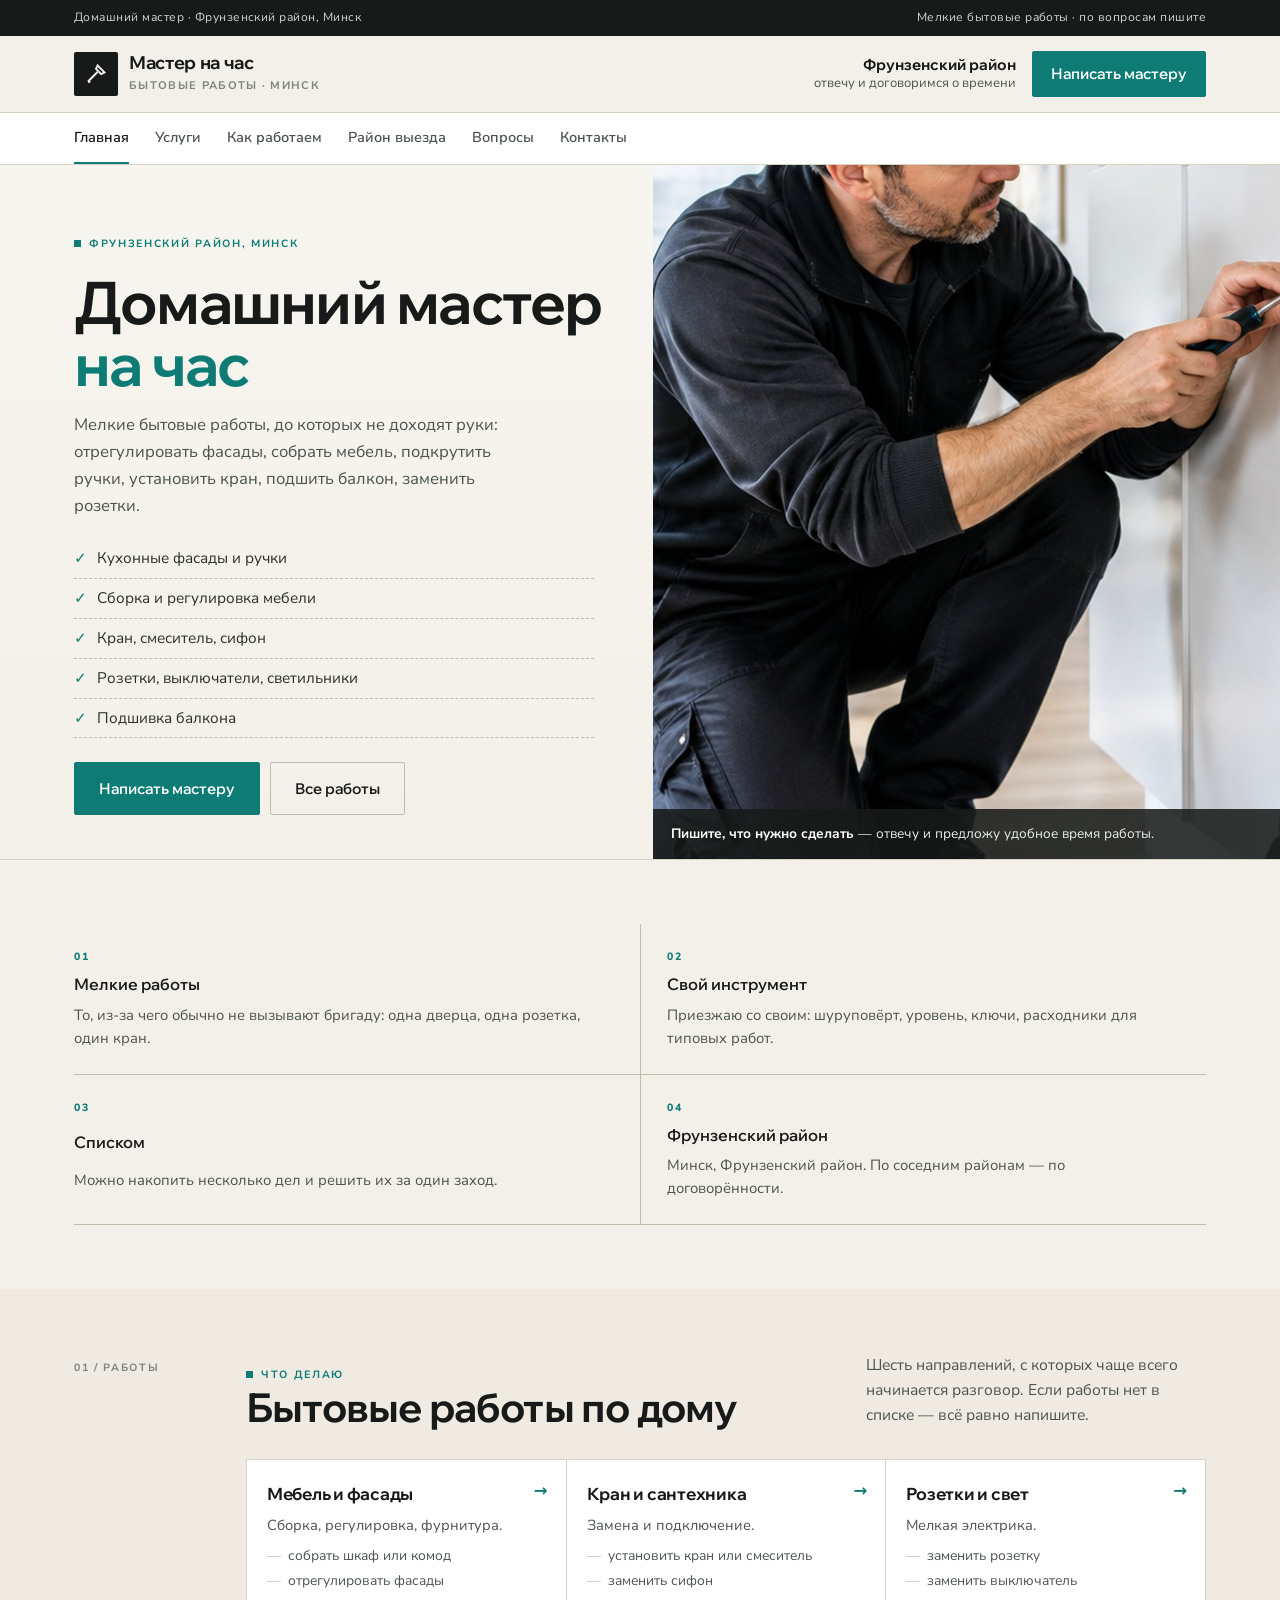
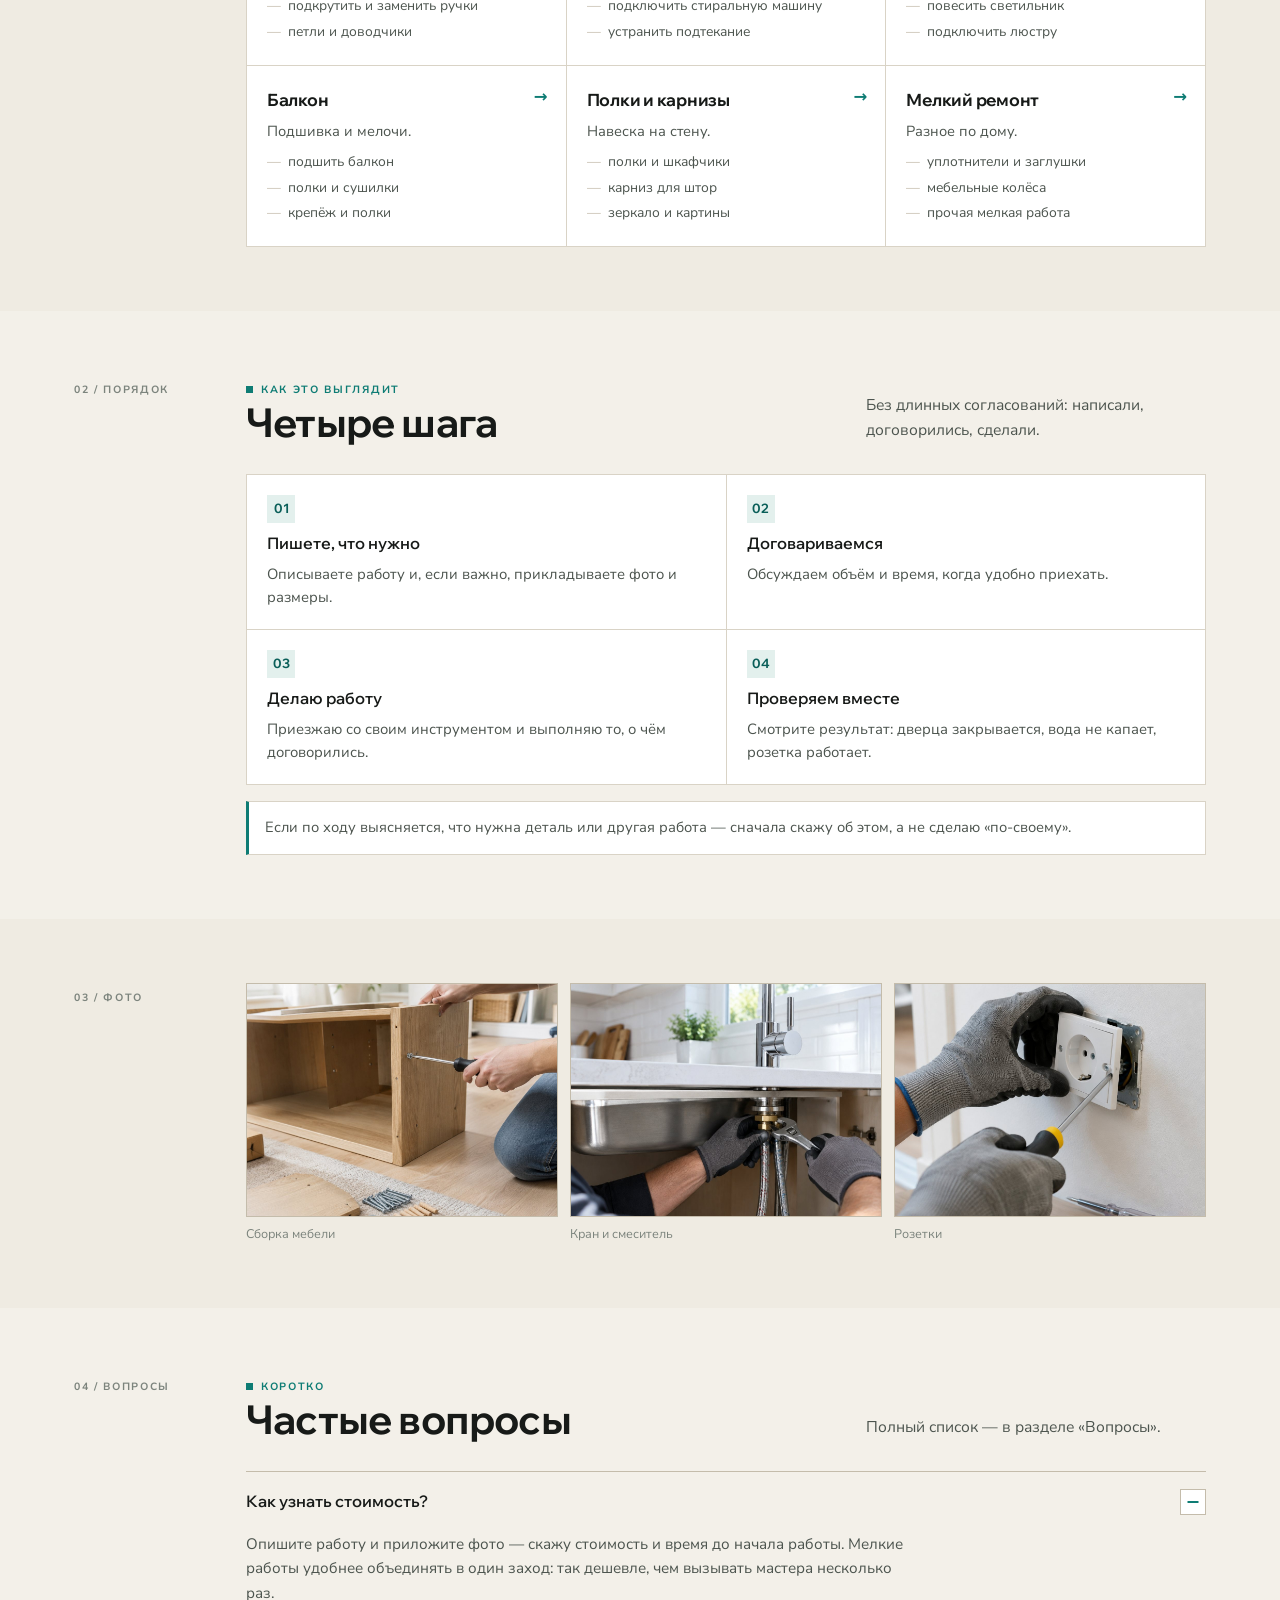
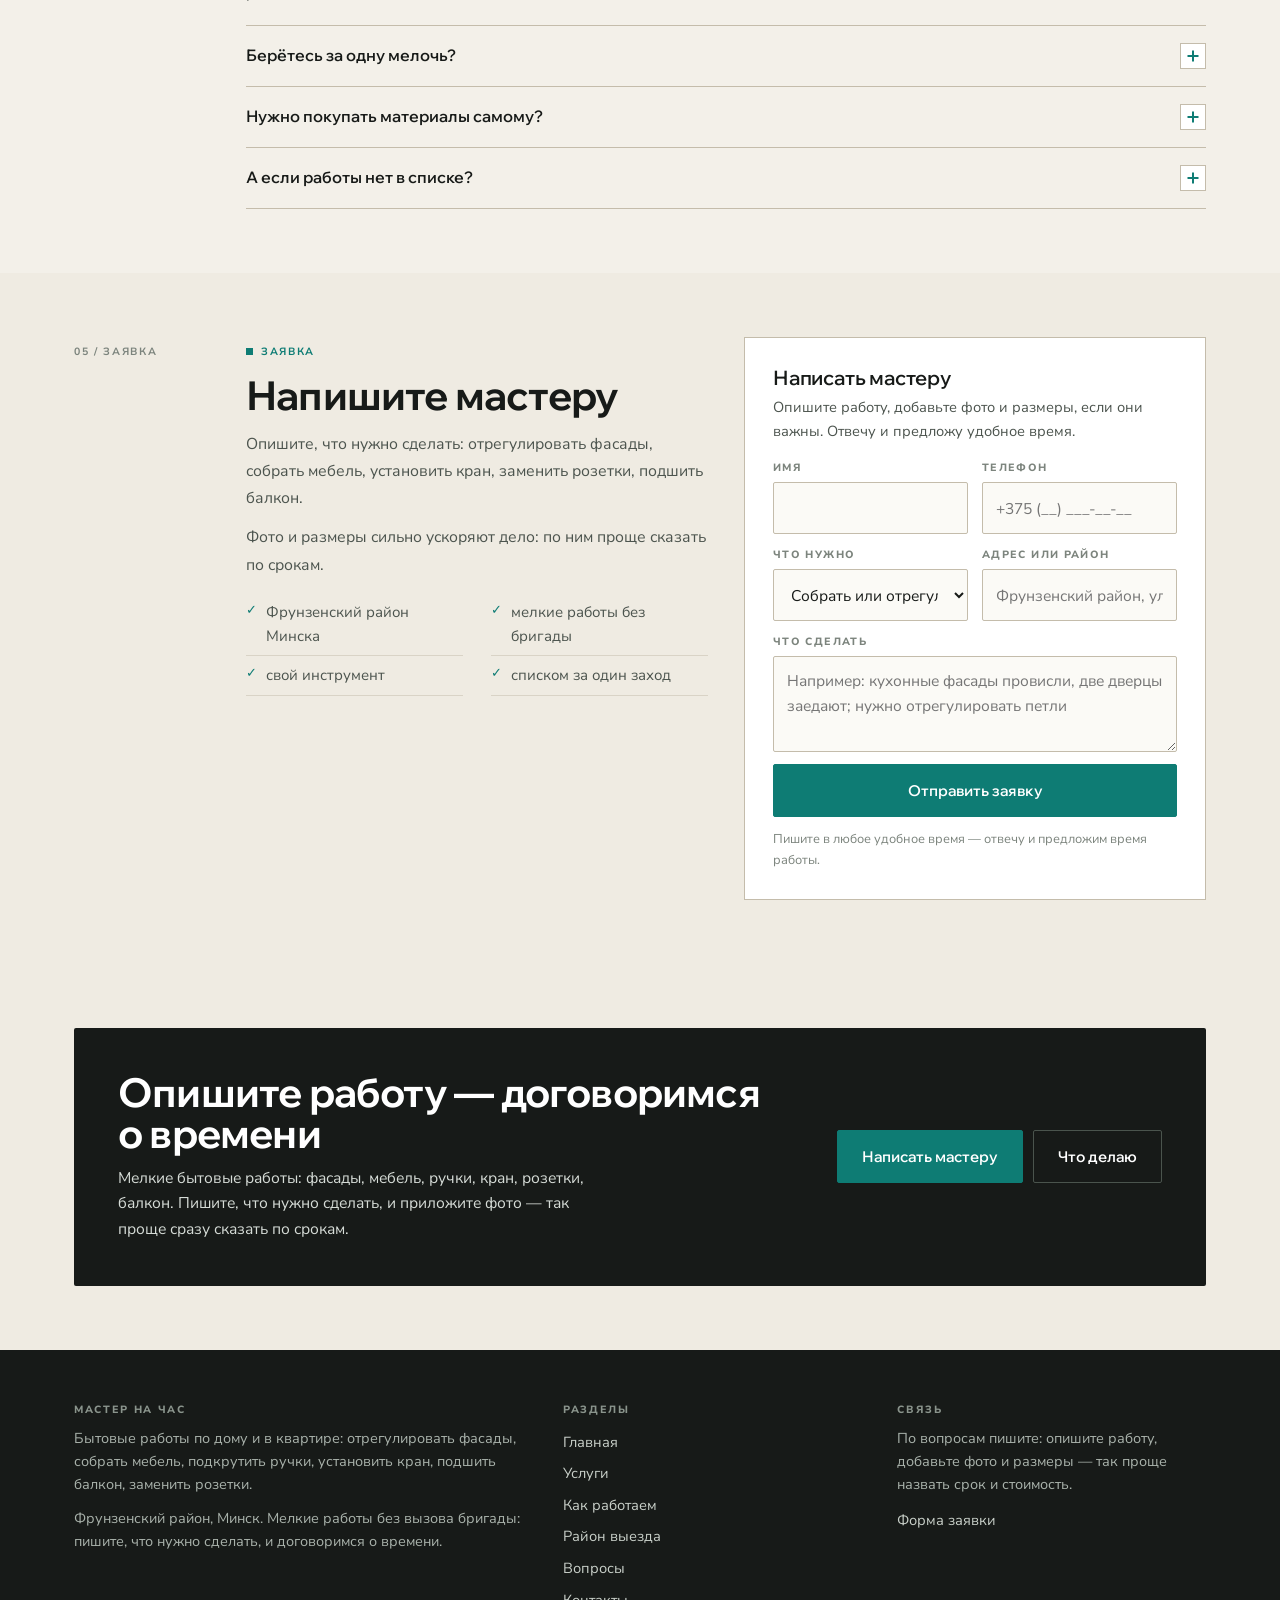
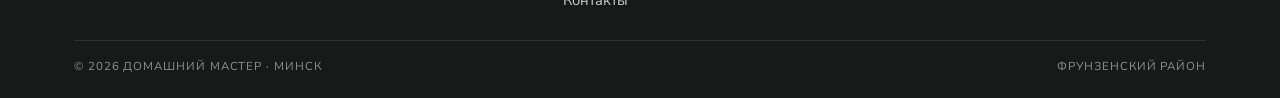
<file: index.html>
<!DOCTYPE html>
<html lang="ru">
<head>
<meta charset="utf-8">
<meta name="viewport" content="width=device-width, initial-scale=1">
<title>Домашний мастер на час — Фрунзенский район, Минск</title>
<meta name="description" content="Домашний мастер в Минске, Фрунзенский район: собрать мебель, отрегулировать фасады, подкрутить ручки, установить кран, заменить розетки, подшить балкон. Мелкие бытовые работы, пишите — договоримся о времени.">
<meta property="og:title" content="Домашний мастер на час — Фрунзенский район, Минск">
<meta property="og:description" content="Домашний мастер в Минске, Фрунзенский район: собрать мебель, отрегулировать фасады, подкрутить ручки, установить кран, заменить розетки, подшить балкон. Мелкие бытовые работы, пишите — договоримся о времени.">
<meta property="og:image" content="assets/img/hero.jpg">
<meta property="og:type" content="website">
<link rel="icon" href="assets/img/favicon.svg" type="image/svg+xml">
<link rel="preconnect" href="https://fonts.googleapis.com">
<link rel="preconnect" href="https://fonts.gstatic.com" crossorigin>
<link href="https://fonts.googleapis.com/css2?family=Wix+Madefor+Display:wght@600;700;800&family=Nunito+Sans:wght@400;600;700&display=swap" rel="stylesheet">
<link rel="stylesheet" href="assets/css/site.css">
</head>
<body>

<div class="top"><div class="wrap top__in">
<span>Домашний мастер · Фрунзенский район, Минск</span>
<span>Мелкие бытовые работы · по вопросам пишите</span>
</div></div>

<header class="hdr"><div class="wrap hdr__in">
<a class="logo" href="index.html"><i><svg viewBox="0 0 24 24" width="24" height="24" fill="none" stroke="#F3F0E9" stroke-width="1.9"><path d="M4 19.5L13.5 10"/><path d="M13.6 3.5l6.9 6.9-3.4 1.6-5.1-5.1z"/><path d="M4 20l2.4-.4"/></svg></i><span><b>Мастер на час</b><span class="sub">бытовые работы · Минск</span></span></a>
<span class="hdr__sp"></span>
<span class="hdr__meta"><b>Фрунзенский район</b>отвечу и договоримся о времени</span>
<a class="btn" href="index.html#zayavka">Написать мастеру</a>
<button class="burger" id="burger" aria-label="Меню" aria-expanded="false" aria-controls="drawer"><span></span><span></span><span></span></button>
</div></header>

<nav class="nav" aria-label="Разделы"><div class="wrap nav__in"><a href="index.html" aria-current="page">Главная</a><a href="uslugi.html">Услуги</a><a href="kak-rabotaem.html">Как работаем</a><a href="rajony.html">Район выезда</a><a href="faq.html">Вопросы</a><a href="kontakty.html">Контакты</a></div></nav>
<main>
<section class="hero"><div class="hero__grid">
<div class="hero__txt">
<span class="kick">Фрунзенский район, Минск</span>
<h1>Домашний мастер <em>на час</em></h1>
<p class="hero__lead">Мелкие бытовые работы, до которых не доходят руки: отрегулировать фасады, собрать мебель, подкрутить ручки, установить кран, подшить балкон, заменить розетки.</p>
<div class="hero__list">
<div>Кухонные фасады и ручки</div>
<div>Сборка и регулировка мебели</div>
<div>Кран, смеситель, сифон</div>
<div>Розетки, выключатели, светильники</div>
<div>Подшивка балкона</div>
</div>
<div class="hero__cta"><a class="btn" href="#zayavka">Написать мастеру</a><a class="btn btn--line" href="uslugi.html">Все работы</a></div>
</div>
<div class="hero__img">
<img src="assets/img/hero.jpg" alt="Мастер регулирует кухонный фасад" fetchpriority="high">
<div class="hero__note"><b>Пишите, что нужно сделать</b> — отвечу и предложу удобное время работы.</div>
</div>
</div></section>

<section class="band"><div class="wrap"><div class="adv" style="border-top:0">
<div><i>01</i><b>Мелкие работы</b><p>То, из-за чего обычно не вызывают бригаду: одна дверца, одна розетка, один кран.</p></div>
<div><i>02</i><b>Свой инструмент</b><p>Приезжаю со своим: шуруповёрт, уровень, ключи, расходники для типовых работ.</p></div>
<div><i>03</i><b>Списком</b><p>Можно накопить несколько дел и решить их за один заход.</p></div>
<div><i>04</i><b>Фрунзенский район</b><p>Минск, Фрунзенский район. По соседним районам — по договорённости.</p></div>
</div></div></section>

<section class="band band--alt"><div class="wrap sect"><div class="sect__side"><span class="mono">01 / работы</span></div><div class="sect__main">
<div class="sect__head"><div><span class="kick">Что делаю</span><h2>Бытовые работы по дому</h2></div><p>Шесть направлений, с которых чаще всего начинается разговор. Если работы нет в списке — всё равно напишите.</p></div>
<div class="serv">
<a href="uslugi.html#mebel"><b>Мебель и фасады</b><p>Сборка, регулировка, фурнитура.</p><ul><li>собрать шкаф или комод</li><li>отрегулировать фасады</li><li>подкрутить и заменить ручки</li><li>петли и доводчики</li></ul></a>
<a href="uslugi.html#santeh"><b>Кран и сантехника</b><p>Замена и подключение.</p><ul><li>установить кран или смеситель</li><li>заменить сифон</li><li>подключить стиральную машину</li><li>устранить подтекание</li></ul></a>
<a href="uslugi.html#electro"><b>Розетки и свет</b><p>Мелкая электрика.</p><ul><li>заменить розетку</li><li>заменить выключатель</li><li>повесить светильник</li><li>подключить люстру</li></ul></a>
<a href="uslugi.html#balkon"><b>Балкон</b><p>Подшивка и мелочи.</p><ul><li>подшить балкон</li><li>полки и сушилки</li><li>крепёж и полки</li></ul></a>
<a href="uslugi.html#krep"><b>Полки и карнизы</b><p>Навеска на стену.</p><ul><li>полки и шкафчики</li><li>карниз для штор</li><li>зеркало и картины</li></ul></a>
<a href="uslugi.html#misc"><b>Мелкий ремонт</b><p>Разное по дому.</p><ul><li>уплотнители и заглушки</li><li>мебельные колёса</li><li>прочая мелкая работа</li></ul></a>
</div>
</div></div></section>

<section class="band"><div class="wrap sect"><div class="sect__side"><span class="mono">02 / порядок</span></div><div class="sect__main">
<div class="sect__head"><div><span class="kick">Как это выглядит</span><h2>Четыре шага</h2></div><p>Без длинных согласований: написали, договорились, сделали.</p></div>
<ol class="steps">
<li><span class="n">01</span><b>Пишете, что нужно</b><p>Описываете работу и, если важно, прикладываете фото и размеры.</p></li>
<li><span class="n">02</span><b>Договариваемся</b><p>Обсуждаем объём и время, когда удобно приехать.</p></li>
<li><span class="n">03</span><b>Делаю работу</b><p>Приезжаю со своим инструментом и выполняю то, о чём договорились.</p></li>
<li><span class="n">04</span><b>Проверяем вместе</b><p>Смотрите результат: дверца закрывается, вода не капает, розетка работает.</p></li>
</ol>
<div class="note">Если по ходу выясняется, что нужна деталь или другая работа — сначала скажу об этом, а не сделаю «по-своему».</div>
</div></div></section>

<section class="band band--alt"><div class="wrap sect"><div class="sect__side"><span class="mono">03 / фото</span></div><div class="sect__main">
<div class="strip">
<figure><img src="assets/img/furniture.jpg" alt="Сборка мебели" loading="lazy"><figcaption>Сборка мебели</figcaption></figure>
<figure><img src="assets/img/plumbing.jpg" alt="Установка крана" loading="lazy"><figcaption>Кран и смеситель</figcaption></figure>
<figure><img src="assets/img/sockets.jpg" alt="Замена розетки" loading="lazy"><figcaption>Розетки</figcaption></figure>
</div>
</div></div></section>

<section class="band"><div class="wrap sect"><div class="sect__side"><span class="mono">04 / вопросы</span></div><div class="sect__main">
<div class="sect__head"><div><span class="kick">Коротко</span><h2>Частые вопросы</h2></div><p>Полный список — в разделе «Вопросы».</p></div>
<div class="faq">
<div class="faq__i" data-open="true"><button class="faq__q" aria-expanded="true">Как узнать стоимость?<i></i></button><div class="faq__a" style="display:block">Опишите работу и приложите фото — скажу стоимость и время до начала работы. Мелкие работы удобнее объединять в один заход: так дешевле, чем вызывать мастера несколько раз.</div></div>
<div class="faq__i" data-open="false"><button class="faq__q" aria-expanded="false">Берётесь за одну мелочь?<i></i></button><div class="faq__a">Да, это и есть работа «мастера на час»: одна дверца, одна розетка, один кран. Смысл в том, чтобы не искать бригаду из-за мелочи.</div></div>
<div class="faq__i" data-open="false"><button class="faq__q" aria-expanded="false">Нужно покупать материалы самому?<i></i></button><div class="faq__a">Расходники для типовых работ есть с собой. Если нужна конкретная деталь — например, смеситель или розетка — скажу, что купить, чтобы работа не встала на середине.</div></div>
<div class="faq__i" data-open="false"><button class="faq__q" aria-expanded="false">А если работы нет в списке?<i></i></button><div class="faq__a">Напишите, что нужно сделать. Если это бытовая работа по дому — скорее всего, возьмусь; если нет, скажу прямо.</div></div>
</div>
</div></div></section>

<section class="band band--alt" id="zayavka"><div class="wrap sect"><div class="sect__side"><span class="mono">05 / заявка</span></div><div class="sect__main">
<div class="two" style="align-items:start">
<div class="prose"><span class="kick">Заявка</span><h2 style="margin:12px 0 14px">Напишите мастеру</h2>
<p>Опишите, что нужно сделать: отрегулировать фасады, собрать мебель, установить кран, заменить розетки, подшить балкон.</p>
<p>Фото и размеры сильно ускоряют дело: по ним проще сказать по срокам.</p>
<ul class="clean cols2" style="margin-top:14px"><li>Фрунзенский район Минска</li><li>мелкие работы без бригады</li><li>свой инструмент</li><li>списком за один заход</li></ul></div>
<div class="form">
<h3>Написать мастеру</h3>
<p style="color:var(--body);font-size:14.6px;margin:6px 0 16px">Опишите работу, добавьте фото и размеры, если они важны. Отвечу и предложу удобное время.</p>
<form data-form="Прошу помочь с бытовыми работами по дому." novalidate>
<div class="row">
<div class="fld"><label for="f-name">Имя</label><input id="f-name" name="name" type="text" autocomplete="name"></div>
<div class="fld"><label for="f-phone">Телефон</label><input id="f-phone" name="phone" type="tel" autocomplete="tel" placeholder="+375 (__) ___-__-__" required></div>
</div>
<div class="row">
<div class="fld"><label for="f-what">Что нужно</label>
<select id="f-what" name="what">
<option>Собрать или отрегулировать мебель</option>
<option>Отрегулировать фасады, подкрутить ручки</option>
<option>Установить кран или смеситель</option>
<option>Заменить розетки или выключатели</option>
<option>Подшить балкон</option>
<option>Повесить полки, карниз, зеркало</option>
<option>Другая мелкая работа</option>
</select></div>
<div class="fld"><label for="f-where">Адрес или район</label><input id="f-where" name="where" type="text" placeholder="Фрунзенский район, улица"></div>
</div>
<div class="fld"><label for="f-msg">Что сделать</label><textarea id="f-msg" name="message" placeholder="Например: кухонные фасады провисли, две дверцы заедают; нужно отрегулировать петли"></textarea></div>
<button class="btn" type="submit" style="width:100%">Отправить заявку</button>
<div class="formout" aria-live="polite"></div>
<div class="copybox" aria-live="polite"></div>
<p class="hint">Пишите в любое удобное время — отвечу и предложим время работы.</p>
</form>
</div>
</div>
</div></div></section>
<section class="band band--alt"><div class="wrap"><div class="cta">
<div><h2>Опишите работу — договоримся о времени</h2><p>Мелкие бытовые работы: фасады, мебель, ручки, кран, розетки, балкон. Пишите, что нужно сделать, и приложите фото — так проще сразу сказать по срокам.</p></div>
<div class="cta__act"><a class="btn" href="#zayavka">Написать мастеру</a><a class="btn btn--line" href="uslugi.html">Что делаю</a></div>
</div></div></section>

</main>

<footer class="foot"><div class="wrap">
<div class="foot__grid">
<div><h4>Мастер на час</h4>
<p>Бытовые работы по дому и в квартире: отрегулировать фасады, собрать мебель, подкрутить ручки, установить кран, подшить балкон, заменить розетки.</p>
<p style="margin-top:10px">Фрунзенский район, Минск. Мелкие работы без вызова бригады: пишите, что нужно сделать, и договоримся о времени.</p></div>
<div><h4>Разделы</h4><a href="index.html">Главная</a><a href="uslugi.html">Услуги</a><a href="kak-rabotaem.html">Как работаем</a><a href="rajony.html">Район выезда</a><a href="faq.html">Вопросы</a><a href="kontakty.html">Контакты</a></div>
<div><h4>Связь</h4>
<p>По вопросам пишите: опишите работу, добавьте фото и размеры — так проще назвать срок и стоимость.</p>
<a href="index.html#zayavka" style="margin-top:8px">Форма заявки</a></div>
</div>
<div class="foot__bot"><span>© <span data-year>2026</span> Домашний мастер · Минск</span><span>Фрунзенский район</span></div>
</div></footer>

<div class="fbar">
<a href="index.html#zayavka"><svg viewBox="0 0 24 24"><path d="M4 6h16v12H4z"/><path d="M4 7l8 6 8-6"/></svg>Написать</a>
<a href="#zayavka"><svg viewBox="0 0 24 24"><path d="M12 3c5 0 9 3.4 9 7.6 0 4.2-4 7.6-9 7.6-1 0-2-.1-2.9-.4L5 20l.8-3.2C4.1 15.3 3 13.1 3 10.6 3 6.4 7 3 12 3z"/></svg>Заявка</a>
</div>

<div class="drawer" id="drawer" data-open="false" aria-hidden="true"><div class="drawer__inner">
<div class="drawer__top"><span class="mono">Меню</span><button class="drawer__close" id="drawerClose" aria-label="Закрыть меню"></button></div>
<a class="dl" href="index.html">Главная</a><a class="dl" href="uslugi.html">Услуги</a><a class="dl" href="kak-rabotaem.html">Как работаем</a><a class="dl" href="rajony.html">Район выезда</a><a class="dl" href="faq.html">Вопросы</a><a class="dl" href="kontakty.html">Контакты</a>
<a class="btn" href="index.html#zayavka" style="margin-top:18px">Написать мастеру</a>
</div></div>

<script src="assets/js/main.js" defer></script>
</body></html>
</file>
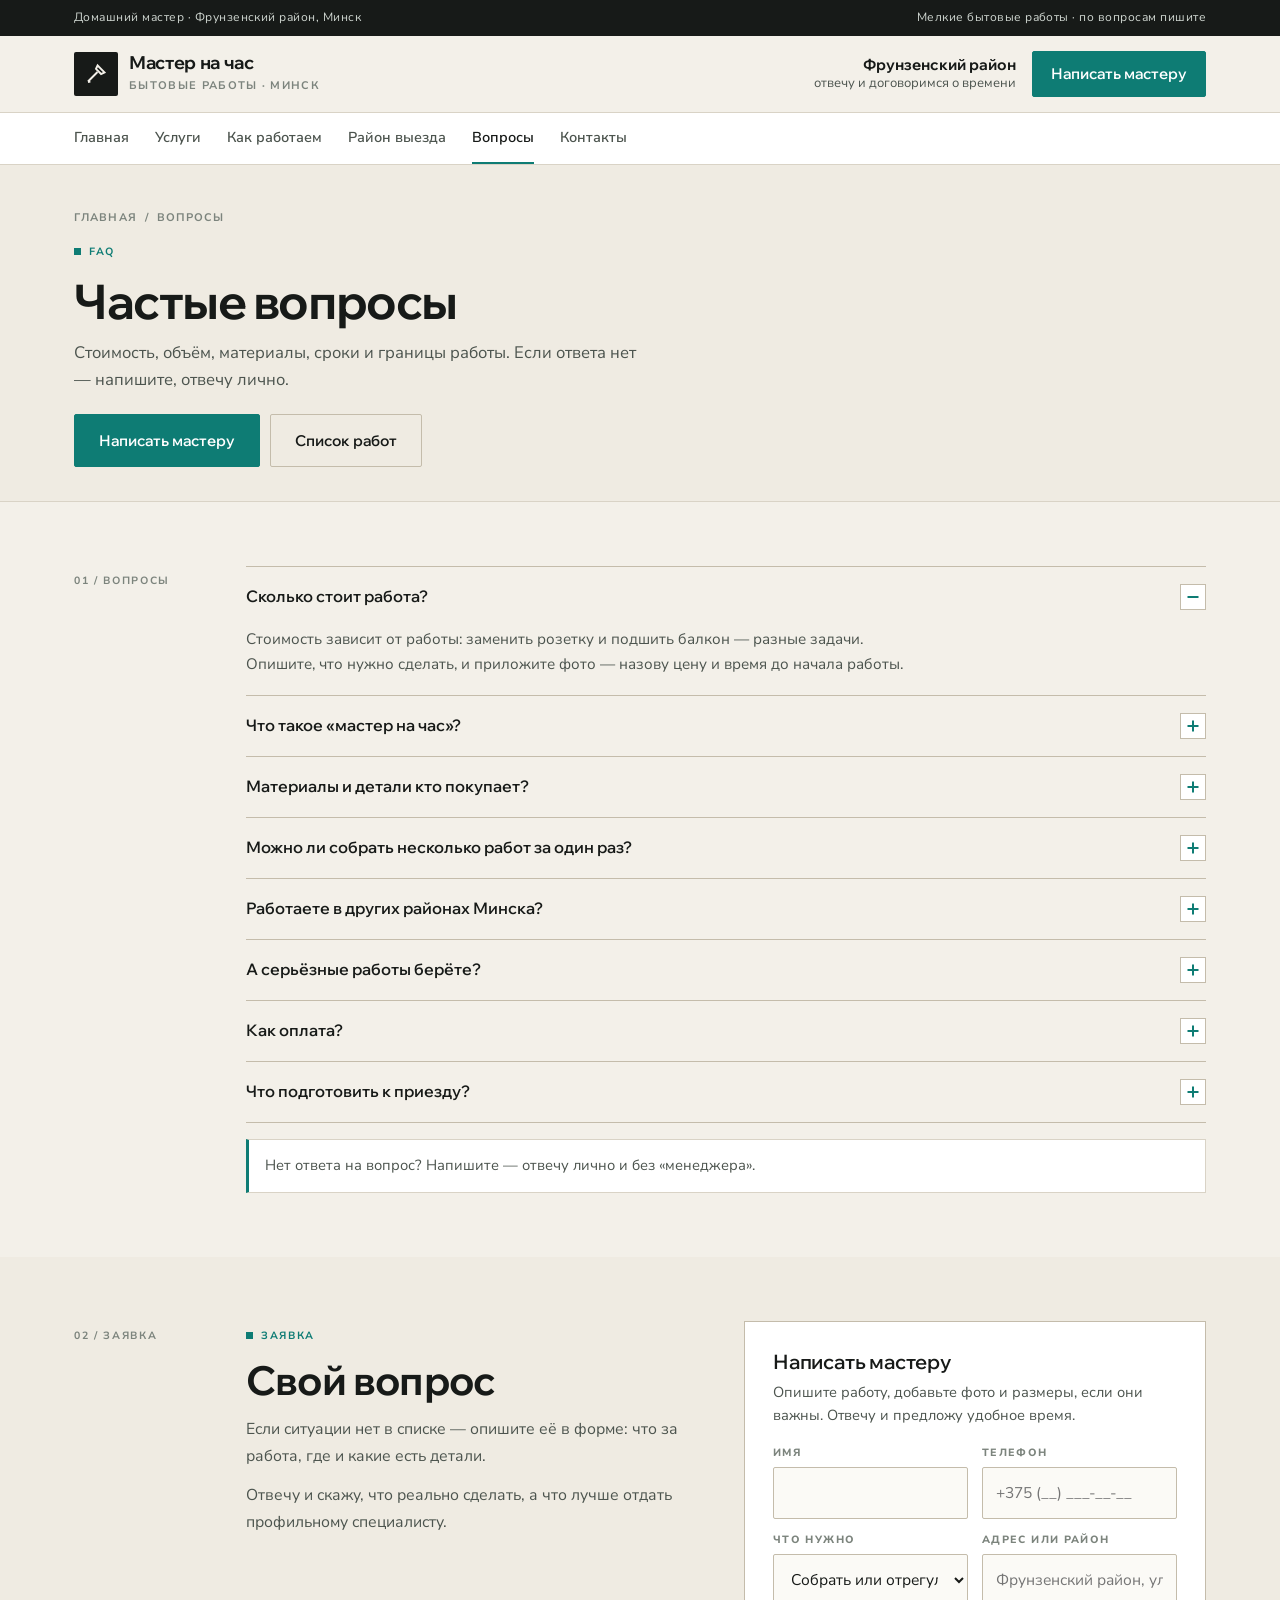
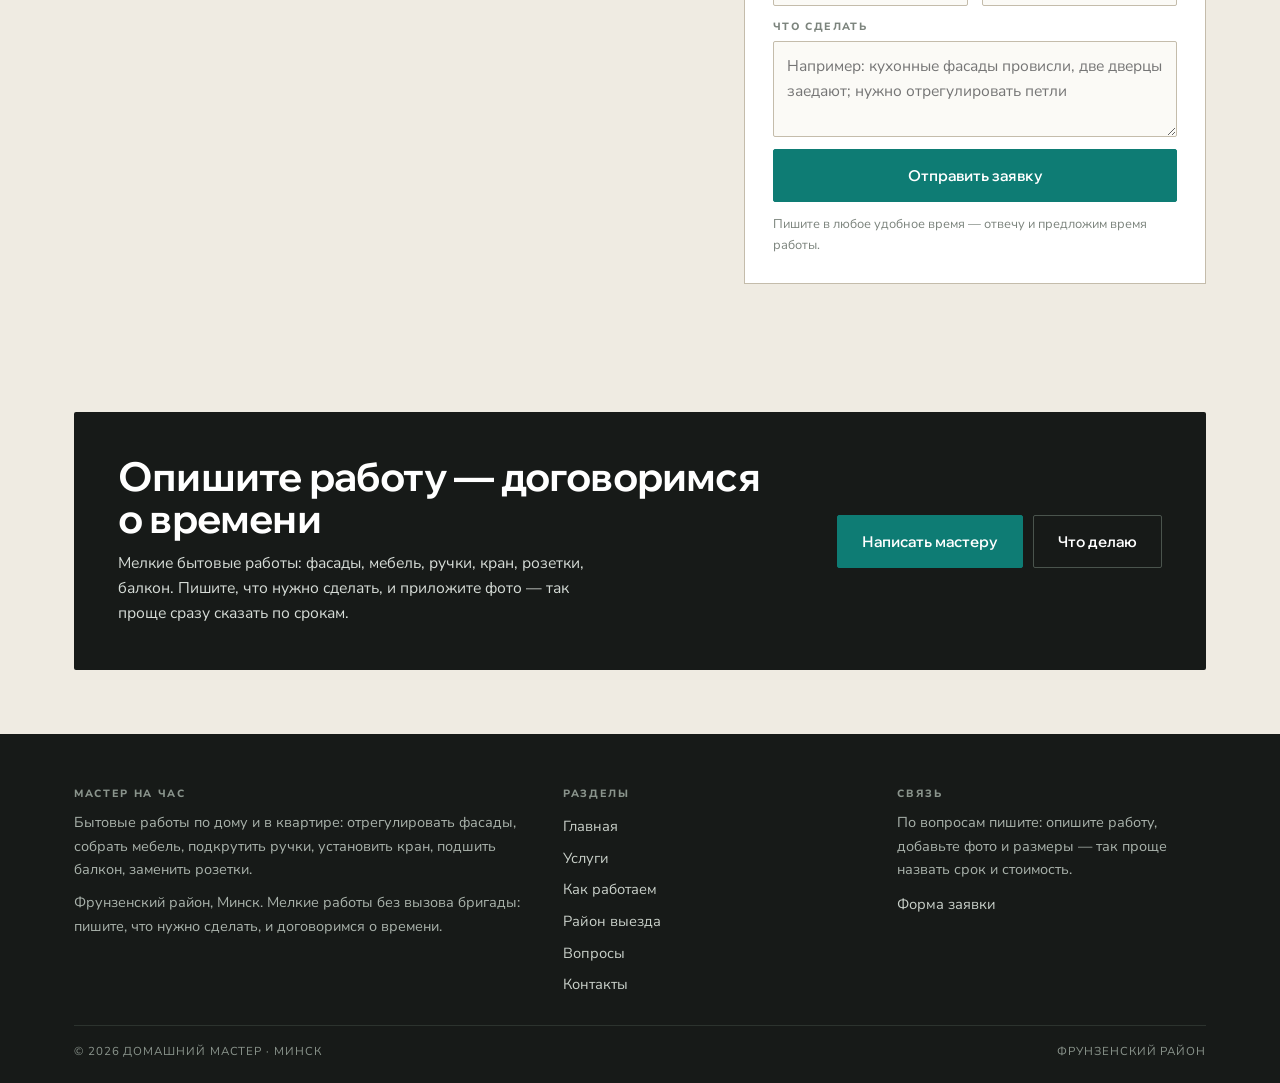
<file: faq.html>
<!DOCTYPE html>
<html lang="ru">
<head>
<meta charset="utf-8">
<meta name="viewport" content="width=device-width, initial-scale=1">
<title>Вопросы и ответы — домашний мастер в Минске</title>
<meta name="description" content="Частые вопросы о работе домашнего мастера в Минске: стоимость, материалы, объём работ, районы выезда, оплата. Фрунзенский район.">
<meta property="og:title" content="Вопросы и ответы — домашний мастер в Минске">
<meta property="og:description" content="Частые вопросы о работе домашнего мастера в Минске: стоимость, материалы, объём работ, районы выезда, оплата. Фрунзенский район.">
<meta property="og:image" content="assets/img/hero.jpg">
<meta property="og:type" content="website">
<link rel="icon" href="assets/img/favicon.svg" type="image/svg+xml">
<link rel="preconnect" href="https://fonts.googleapis.com">
<link rel="preconnect" href="https://fonts.gstatic.com" crossorigin>
<link href="https://fonts.googleapis.com/css2?family=Wix+Madefor+Display:wght@600;700;800&family=Nunito+Sans:wght@400;600;700&display=swap" rel="stylesheet">
<link rel="stylesheet" href="assets/css/site.css">
</head>
<body>

<div class="top"><div class="wrap top__in">
<span>Домашний мастер · Фрунзенский район, Минск</span>
<span>Мелкие бытовые работы · по вопросам пишите</span>
</div></div>

<header class="hdr"><div class="wrap hdr__in">
<a class="logo" href="index.html"><i><svg viewBox="0 0 24 24" width="24" height="24" fill="none" stroke="#F3F0E9" stroke-width="1.9"><path d="M4 19.5L13.5 10"/><path d="M13.6 3.5l6.9 6.9-3.4 1.6-5.1-5.1z"/><path d="M4 20l2.4-.4"/></svg></i><span><b>Мастер на час</b><span class="sub">бытовые работы · Минск</span></span></a>
<span class="hdr__sp"></span>
<span class="hdr__meta"><b>Фрунзенский район</b>отвечу и договоримся о времени</span>
<a class="btn" href="index.html#zayavka">Написать мастеру</a>
<button class="burger" id="burger" aria-label="Меню" aria-expanded="false" aria-controls="drawer"><span></span><span></span><span></span></button>
</div></header>

<nav class="nav" aria-label="Разделы"><div class="wrap nav__in"><a href="index.html">Главная</a><a href="uslugi.html">Услуги</a><a href="kak-rabotaem.html">Как работаем</a><a href="rajony.html">Район выезда</a><a href="faq.html" aria-current="page">Вопросы</a><a href="kontakty.html">Контакты</a></div></nav>
<main>
<section class="phead"><div class="wrap">
<div class="crumbs"><a href="index.html">Главная</a><span>/</span><span>Вопросы</span></div>
<span class="kick">FAQ</span>
<h1>Частые вопросы</h1>
<p class="phead__lead">Стоимость, объём, материалы, сроки и границы работы. Если ответа нет — напишите, отвечу лично.</p>
<div class="phead__cta"><a class="btn" href="#zayavka">Написать мастеру</a><a class="btn btn--line" href="uslugi.html">Список работ</a></div>
</div></section>

<section class="band"><div class="wrap sect"><div class="sect__side"><span class="mono">01 / вопросы</span></div><div class="sect__main">
<div class="faq">
<div class="faq__i" data-open="true"><button class="faq__q" aria-expanded="true">Сколько стоит работа?<i></i></button><div class="faq__a" style="display:block">Стоимость зависит от работы: заменить розетку и подшить балкон — разные задачи. Опишите, что нужно сделать, и приложите фото — назову цену и время до начала работы.</div></div>
<div class="faq__i" data-open="false"><button class="faq__q" aria-expanded="false">Что такое «мастер на час»?<i></i></button><div class="faq__a">Это формат для мелких работ, из-за которых не вызывают бригаду: одна дверца, одна розетка, один кран. Часто удобно собрать список дел и сделать всё за один приезд.</div></div>
<div class="faq__i" data-open="false"><button class="faq__q" aria-expanded="false">Материалы и детали кто покупает?<i></i></button><div class="faq__a">Расходники для типовых работ привожу с собой. Если нужна конкретная деталь — смеситель, сифон, розетка, петли — скажу заранее, что купить, чтобы работа не остановилась на середине.</div></div>
<div class="faq__i" data-open="false"><button class="faq__q" aria-expanded="false">Можно ли собрать несколько работ за один раз?<i></i></button><div class="faq__a">Да, и так обычно выгоднее: один выезд вместо нескольких. Перечислите работы списком — посмотрим, сколько времени нужно.</div></div>
<div class="faq__i" data-open="false"><button class="faq__q" aria-expanded="false">Работаете в других районах Минска?<i></i></button><div class="faq__a">Основная зона — Фрунзенский район. По соседним районам — по договорённости, зависит от времени и объёма.</div></div>
<div class="faq__i" data-open="false"><button class="faq__q" aria-expanded="false">А серьёзные работы берёте?<i></i></button><div class="faq__a">Если задача требует допуска или специального оборудования (газовые работы, серьёзная электрика, перепланировка) — скажу прямо, что это не ко мне, и не буду делать «на авось».</div></div>
<div class="faq__i" data-open="false"><button class="faq__q" aria-expanded="false">Как оплата?<i></i></button><div class="faq__a">Оплата по факту выполненной работы, сумма обсуждается до начала. Никаких «доплат по обстоятельствам» без согласования.</div></div>
<div class="faq__i" data-open="false"><button class="faq__q" aria-expanded="false">Что подготовить к приезду?<i></i></button><div class="faq__a">Освободить доступ к месту работы и, если есть, приготовить детали и крепёж. Остальное — инструмент и расходники — с собой.</div></div>
</div>
<div class="note">Нет ответа на вопрос? Напишите — отвечу лично и без «менеджера».</div>
</div></div></section>

<section class="band band--alt" id="zayavka"><div class="wrap sect"><div class="sect__side"><span class="mono">02 / заявка</span></div><div class="sect__main">
<div class="two" style="align-items:start">
<div class="prose"><span class="kick">Заявка</span><h2 style="margin:12px 0 14px">Свой вопрос</h2>
<p>Если ситуации нет в списке — опишите её в форме: что за работа, где и какие есть детали.</p>
<p>Отвечу и скажу, что реально сделать, а что лучше отдать профильному специалисту.</p></div>
<div class="form">
<h3>Написать мастеру</h3>
<p style="color:var(--body);font-size:14.6px;margin:6px 0 16px">Опишите работу, добавьте фото и размеры, если они важны. Отвечу и предложу удобное время.</p>
<form data-form="Прошу помочь с бытовыми работами по дому." novalidate>
<div class="row">
<div class="fld"><label for="f-name">Имя</label><input id="f-name" name="name" type="text" autocomplete="name"></div>
<div class="fld"><label for="f-phone">Телефон</label><input id="f-phone" name="phone" type="tel" autocomplete="tel" placeholder="+375 (__) ___-__-__" required></div>
</div>
<div class="row">
<div class="fld"><label for="f-what">Что нужно</label>
<select id="f-what" name="what">
<option>Собрать или отрегулировать мебель</option>
<option>Отрегулировать фасады, подкрутить ручки</option>
<option>Установить кран или смеситель</option>
<option>Заменить розетки или выключатели</option>
<option>Подшить балкон</option>
<option>Повесить полки, карниз, зеркало</option>
<option>Другая мелкая работа</option>
</select></div>
<div class="fld"><label for="f-where">Адрес или район</label><input id="f-where" name="where" type="text" placeholder="Фрунзенский район, улица"></div>
</div>
<div class="fld"><label for="f-msg">Что сделать</label><textarea id="f-msg" name="message" placeholder="Например: кухонные фасады провисли, две дверцы заедают; нужно отрегулировать петли"></textarea></div>
<button class="btn" type="submit" style="width:100%">Отправить заявку</button>
<div class="formout" aria-live="polite"></div>
<div class="copybox" aria-live="polite"></div>
<p class="hint">Пишите в любое удобное время — отвечу и предложим время работы.</p>
</form>
</div>
</div>
</div></div></section>
<section class="band band--alt"><div class="wrap"><div class="cta">
<div><h2>Опишите работу — договоримся о времени</h2><p>Мелкие бытовые работы: фасады, мебель, ручки, кран, розетки, балкон. Пишите, что нужно сделать, и приложите фото — так проще сразу сказать по срокам.</p></div>
<div class="cta__act"><a class="btn" href="#zayavka">Написать мастеру</a><a class="btn btn--line" href="uslugi.html">Что делаю</a></div>
</div></div></section>

</main>

<footer class="foot"><div class="wrap">
<div class="foot__grid">
<div><h4>Мастер на час</h4>
<p>Бытовые работы по дому и в квартире: отрегулировать фасады, собрать мебель, подкрутить ручки, установить кран, подшить балкон, заменить розетки.</p>
<p style="margin-top:10px">Фрунзенский район, Минск. Мелкие работы без вызова бригады: пишите, что нужно сделать, и договоримся о времени.</p></div>
<div><h4>Разделы</h4><a href="index.html">Главная</a><a href="uslugi.html">Услуги</a><a href="kak-rabotaem.html">Как работаем</a><a href="rajony.html">Район выезда</a><a href="faq.html">Вопросы</a><a href="kontakty.html">Контакты</a></div>
<div><h4>Связь</h4>
<p>По вопросам пишите: опишите работу, добавьте фото и размеры — так проще назвать срок и стоимость.</p>
<a href="index.html#zayavka" style="margin-top:8px">Форма заявки</a></div>
</div>
<div class="foot__bot"><span>© <span data-year>2026</span> Домашний мастер · Минск</span><span>Фрунзенский район</span></div>
</div></footer>

<div class="fbar">
<a href="index.html#zayavka"><svg viewBox="0 0 24 24"><path d="M4 6h16v12H4z"/><path d="M4 7l8 6 8-6"/></svg>Написать</a>
<a href="#zayavka"><svg viewBox="0 0 24 24"><path d="M12 3c5 0 9 3.4 9 7.6 0 4.2-4 7.6-9 7.6-1 0-2-.1-2.9-.4L5 20l.8-3.2C4.1 15.3 3 13.1 3 10.6 3 6.4 7 3 12 3z"/></svg>Заявка</a>
</div>

<div class="drawer" id="drawer" data-open="false" aria-hidden="true"><div class="drawer__inner">
<div class="drawer__top"><span class="mono">Меню</span><button class="drawer__close" id="drawerClose" aria-label="Закрыть меню"></button></div>
<a class="dl" href="index.html">Главная</a><a class="dl" href="uslugi.html">Услуги</a><a class="dl" href="kak-rabotaem.html">Как работаем</a><a class="dl" href="rajony.html">Район выезда</a><a class="dl" href="faq.html">Вопросы</a><a class="dl" href="kontakty.html">Контакты</a>
<a class="btn" href="index.html#zayavka" style="margin-top:18px">Написать мастеру</a>
</div></div>

<script src="assets/js/main.js" defer></script>
</body></html>
</file>
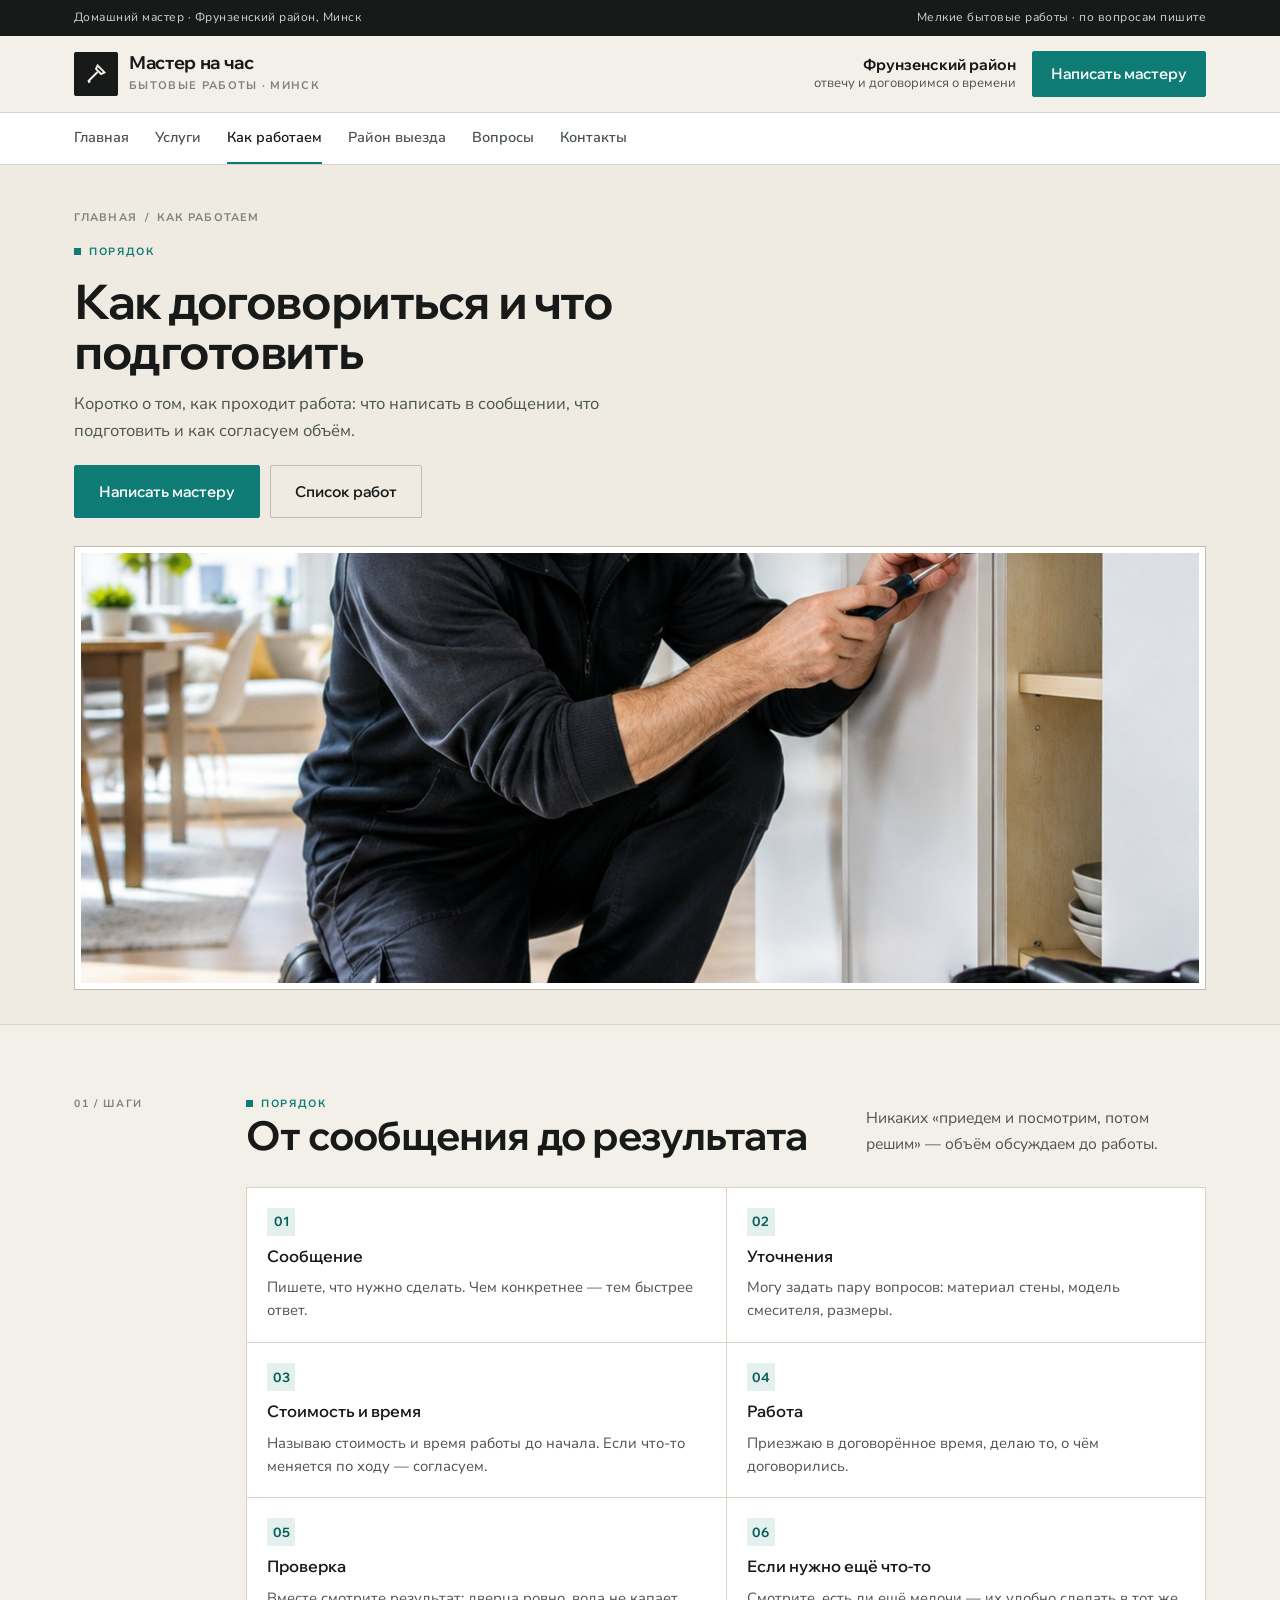
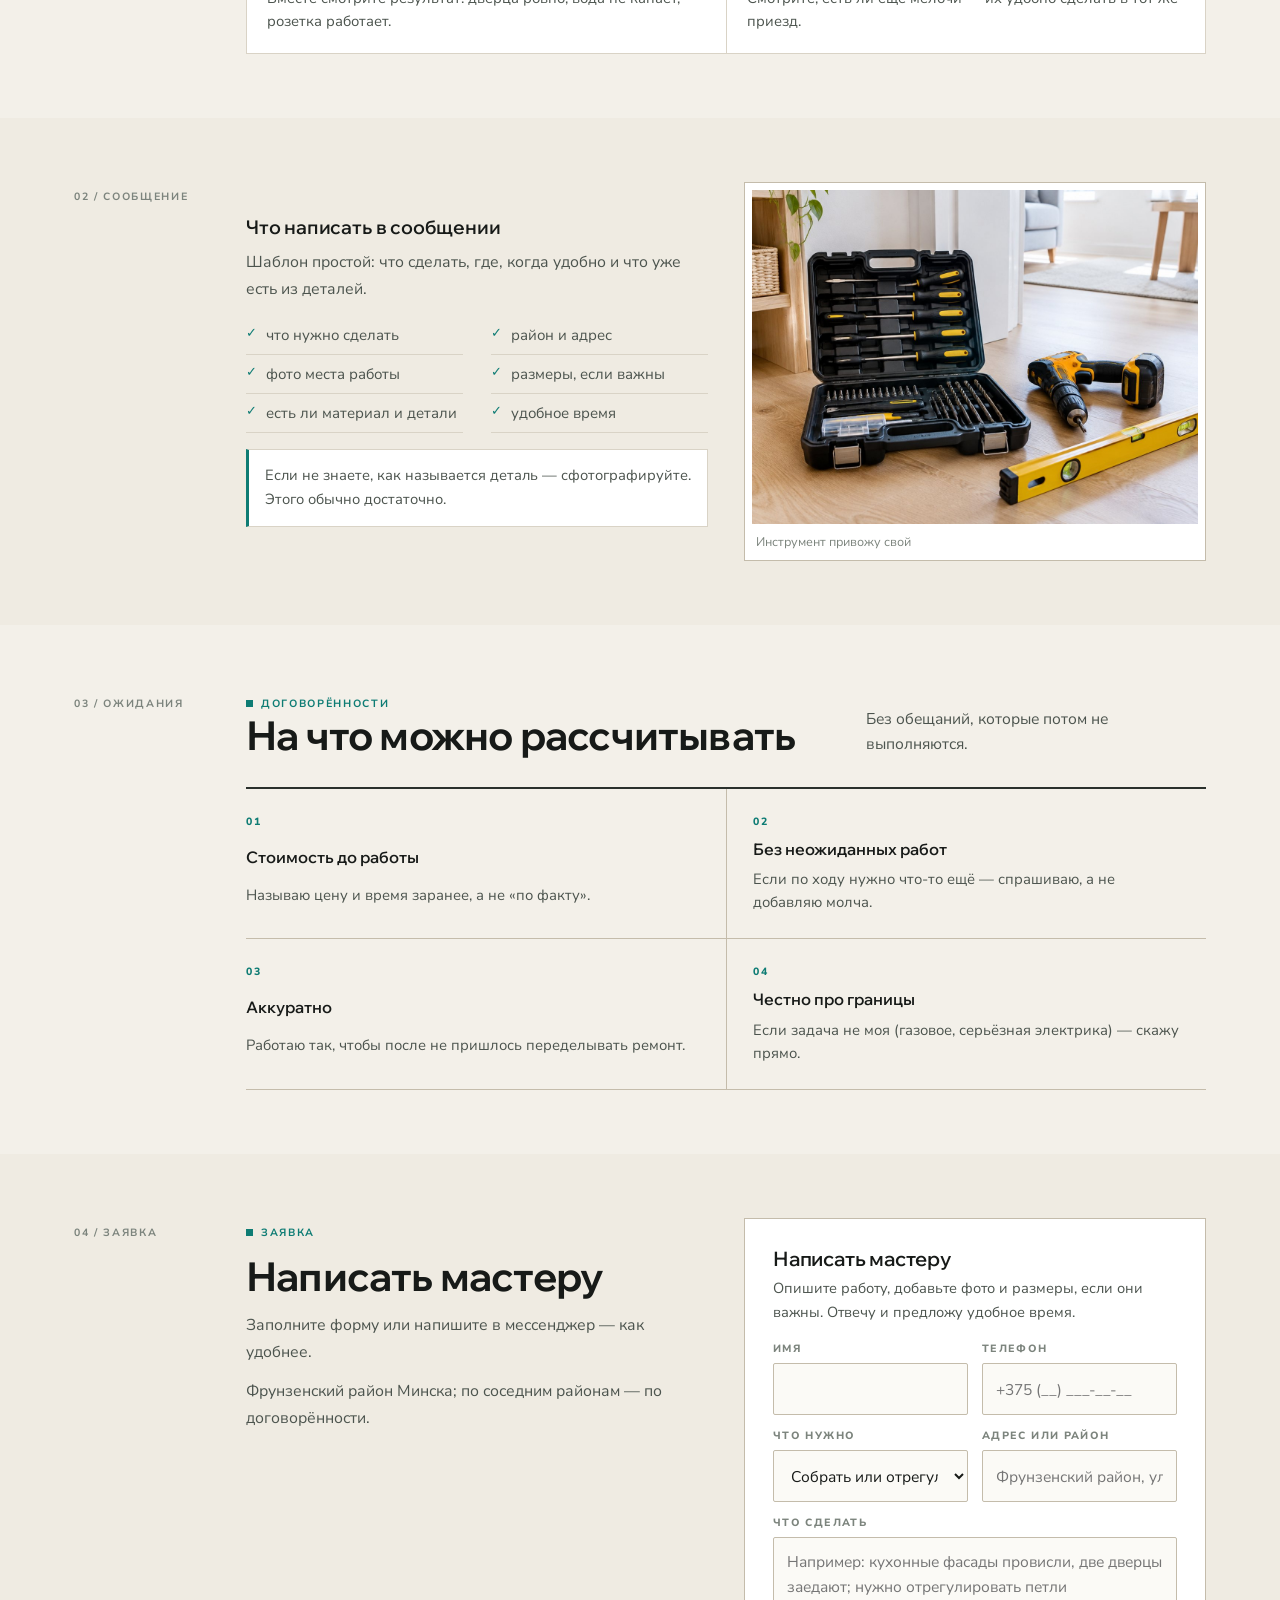
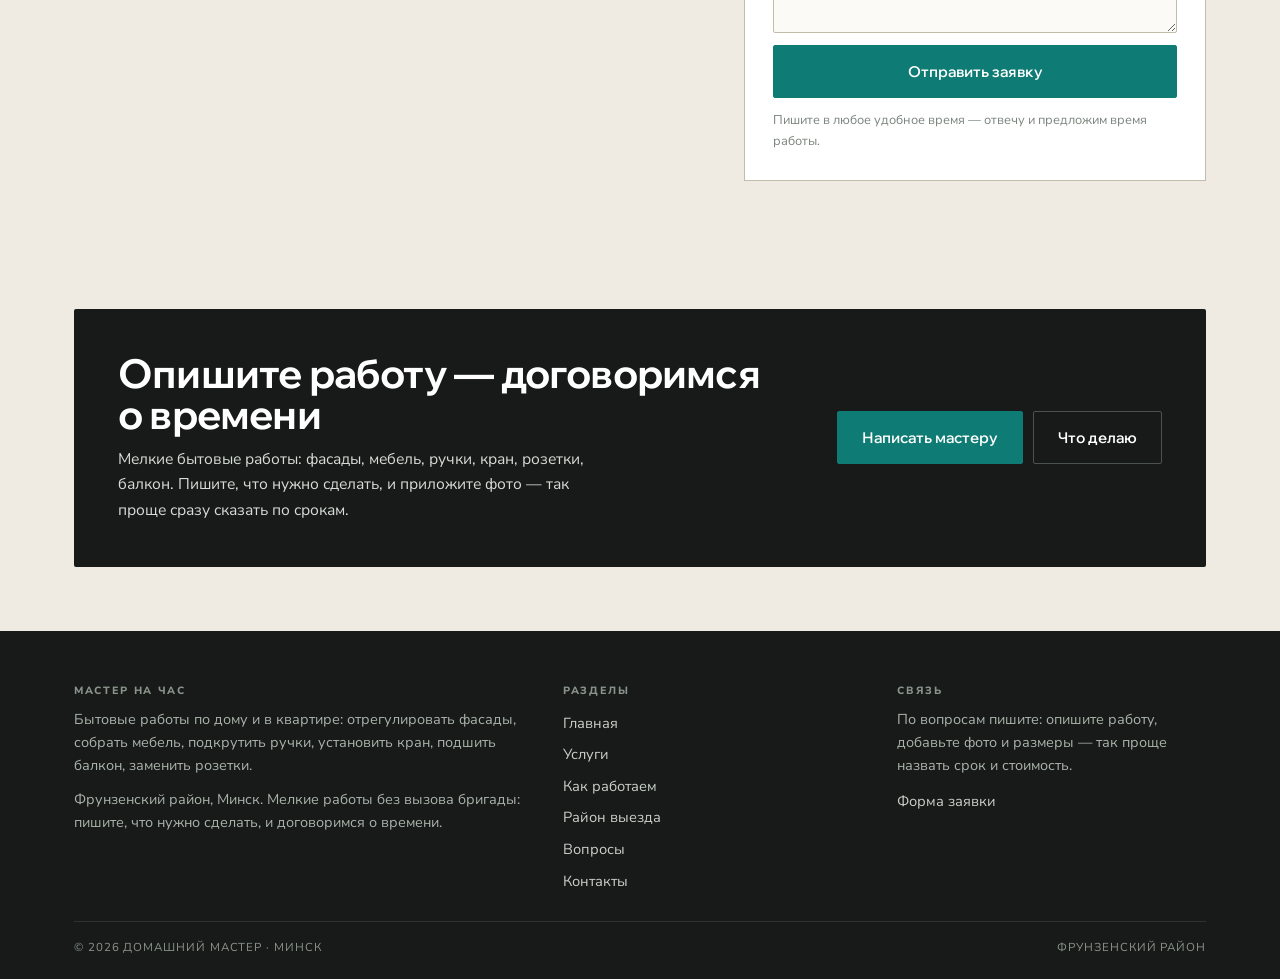
<file: kak-rabotaem.html>
<!DOCTYPE html>
<html lang="ru">
<head>
<meta charset="utf-8">
<meta name="viewport" content="width=device-width, initial-scale=1">
<title>Как работаем — домашний мастер в Минске, порядок и договорённости</title>
<meta name="description" content="Как договориться с домашним мастером в Минске: что написать в сообщении, что подготовить, как согласуем стоимость и время работы. Фрунзенский район.">
<meta property="og:title" content="Как работаем — домашний мастер в Минске, порядок и договорённости">
<meta property="og:description" content="Как договориться с домашним мастером в Минске: что написать в сообщении, что подготовить, как согласуем стоимость и время работы. Фрунзенский район.">
<meta property="og:image" content="assets/img/hero.jpg">
<meta property="og:type" content="website">
<link rel="icon" href="assets/img/favicon.svg" type="image/svg+xml">
<link rel="preconnect" href="https://fonts.googleapis.com">
<link rel="preconnect" href="https://fonts.gstatic.com" crossorigin>
<link href="https://fonts.googleapis.com/css2?family=Wix+Madefor+Display:wght@600;700;800&family=Nunito+Sans:wght@400;600;700&display=swap" rel="stylesheet">
<link rel="stylesheet" href="assets/css/site.css">
</head>
<body>

<div class="top"><div class="wrap top__in">
<span>Домашний мастер · Фрунзенский район, Минск</span>
<span>Мелкие бытовые работы · по вопросам пишите</span>
</div></div>

<header class="hdr"><div class="wrap hdr__in">
<a class="logo" href="index.html"><i><svg viewBox="0 0 24 24" width="24" height="24" fill="none" stroke="#F3F0E9" stroke-width="1.9"><path d="M4 19.5L13.5 10"/><path d="M13.6 3.5l6.9 6.9-3.4 1.6-5.1-5.1z"/><path d="M4 20l2.4-.4"/></svg></i><span><b>Мастер на час</b><span class="sub">бытовые работы · Минск</span></span></a>
<span class="hdr__sp"></span>
<span class="hdr__meta"><b>Фрунзенский район</b>отвечу и договоримся о времени</span>
<a class="btn" href="index.html#zayavka">Написать мастеру</a>
<button class="burger" id="burger" aria-label="Меню" aria-expanded="false" aria-controls="drawer"><span></span><span></span><span></span></button>
</div></header>

<nav class="nav" aria-label="Разделы"><div class="wrap nav__in"><a href="index.html">Главная</a><a href="uslugi.html">Услуги</a><a href="kak-rabotaem.html" aria-current="page">Как работаем</a><a href="rajony.html">Район выезда</a><a href="faq.html">Вопросы</a><a href="kontakty.html">Контакты</a></div></nav>
<main>
<section class="phead"><div class="wrap">
<div class="crumbs"><a href="index.html">Главная</a><span>/</span><span>Как работаем</span></div>
<span class="kick">Порядок</span>
<h1>Как договориться и что подготовить</h1>
<p class="phead__lead">Коротко о том, как проходит работа: что написать в сообщении, что подготовить и как согласуем объём.</p>
<div class="phead__cta"><a class="btn" href="#zayavka">Написать мастеру</a><a class="btn btn--line" href="uslugi.html">Список работ</a></div>
<div class="pimg"><img src="assets/img/hero.jpg" alt="Как договориться и что подготовить" fetchpriority="high"></div>
</div></section>

<section class="band"><div class="wrap sect"><div class="sect__side"><span class="mono">01 / шаги</span></div><div class="sect__main">
<div class="sect__head"><div><span class="kick">Порядок</span><h2>От сообщения до результата</h2></div><p>Никаких «приедем и посмотрим, потом решим» — объём обсуждаем до работы.</p></div>
<ol class="steps">
<li><span class="n">01</span><b>Сообщение</b><p>Пишете, что нужно сделать. Чем конкретнее — тем быстрее ответ.</p></li>
<li><span class="n">02</span><b>Уточнения</b><p>Могу задать пару вопросов: материал стены, модель смесителя, размеры.</p></li>
<li><span class="n">03</span><b>Стоимость и время</b><p>Называю стоимость и время работы до начала. Если что-то меняется по ходу — согласуем.</p></li>
<li><span class="n">04</span><b>Работа</b><p>Приезжаю в договорённое время, делаю то, о чём договорились.</p></li>
<li><span class="n">05</span><b>Проверка</b><p>Вместе смотрите результат: дверца ровно, вода не капает, розетка работает.</p></li>
<li><span class="n">06</span><b>Если нужно ещё что-то</b><p>Смотрите, есть ли ещё мелочи — их удобно сделать в тот же приезд.</p></li>
</ol>
</div></div></section>

<section class="band band--alt"><div class="wrap sect"><div class="sect__side"><span class="mono">02 / сообщение</span></div><div class="sect__main">
<div class="two">
<div class="prose"><h3>Что написать в сообщении</h3>
<p>Шаблон простой: что сделать, где, когда удобно и что уже есть из деталей.</p>
<ul class="clean cols2" style="margin-top:12px"><li>что нужно сделать</li><li>район и адрес</li><li>фото места работы</li><li>размеры, если важны</li><li>есть ли материал и детали</li><li>удобное время</li></ul>
<div class="note">Если не знаете, как называется деталь — сфотографируйте. Этого обычно достаточно.</div></div>
<div class="frame"><img src="assets/img/tools.jpg" alt="Инструмент мастера"><div class="caption">Инструмент привожу свой</div></div>
</div>
</div></div></section>

<section class="band"><div class="wrap sect"><div class="sect__side"><span class="mono">03 / ожидания</span></div><div class="sect__main">
<div class="sect__head"><div><span class="kick">Договорённости</span><h2>На что можно рассчитывать</h2></div><p>Без обещаний, которые потом не выполняются.</p></div>
<div class="adv">
<div><i>01</i><b>Стоимость до работы</b><p>Называю цену и время заранее, а не «по факту».</p></div>
<div><i>02</i><b>Без неожиданных работ</b><p>Если по ходу нужно что-то ещё — спрашиваю, а не добавляю молча.</p></div>
<div><i>03</i><b>Аккуратно</b><p>Работаю так, чтобы после не пришлось переделывать ремонт.</p></div>
<div><i>04</i><b>Честно про границы</b><p>Если задача не моя (газовое, серьёзная электрика) — скажу прямо.</p></div>
</div>
</div></div></section>

<section class="band band--alt" id="zayavka"><div class="wrap sect"><div class="sect__side"><span class="mono">04 / заявка</span></div><div class="sect__main">
<div class="two" style="align-items:start">
<div class="prose"><span class="kick">Заявка</span><h2 style="margin:12px 0 14px">Написать мастеру</h2>
<p>Заполните форму или напишите в мессенджер — как удобнее.</p>
<p>Фрунзенский район Минска; по соседним районам — по договорённости.</p></div>
<div class="form">
<h3>Написать мастеру</h3>
<p style="color:var(--body);font-size:14.6px;margin:6px 0 16px">Опишите работу, добавьте фото и размеры, если они важны. Отвечу и предложу удобное время.</p>
<form data-form="Прошу помочь с бытовыми работами по дому." novalidate>
<div class="row">
<div class="fld"><label for="f-name">Имя</label><input id="f-name" name="name" type="text" autocomplete="name"></div>
<div class="fld"><label for="f-phone">Телефон</label><input id="f-phone" name="phone" type="tel" autocomplete="tel" placeholder="+375 (__) ___-__-__" required></div>
</div>
<div class="row">
<div class="fld"><label for="f-what">Что нужно</label>
<select id="f-what" name="what">
<option>Собрать или отрегулировать мебель</option>
<option>Отрегулировать фасады, подкрутить ручки</option>
<option>Установить кран или смеситель</option>
<option>Заменить розетки или выключатели</option>
<option>Подшить балкон</option>
<option>Повесить полки, карниз, зеркало</option>
<option>Другая мелкая работа</option>
</select></div>
<div class="fld"><label for="f-where">Адрес или район</label><input id="f-where" name="where" type="text" placeholder="Фрунзенский район, улица"></div>
</div>
<div class="fld"><label for="f-msg">Что сделать</label><textarea id="f-msg" name="message" placeholder="Например: кухонные фасады провисли, две дверцы заедают; нужно отрегулировать петли"></textarea></div>
<button class="btn" type="submit" style="width:100%">Отправить заявку</button>
<div class="formout" aria-live="polite"></div>
<div class="copybox" aria-live="polite"></div>
<p class="hint">Пишите в любое удобное время — отвечу и предложим время работы.</p>
</form>
</div>
</div>
</div></div></section>
<section class="band band--alt"><div class="wrap"><div class="cta">
<div><h2>Опишите работу — договоримся о времени</h2><p>Мелкие бытовые работы: фасады, мебель, ручки, кран, розетки, балкон. Пишите, что нужно сделать, и приложите фото — так проще сразу сказать по срокам.</p></div>
<div class="cta__act"><a class="btn" href="#zayavka">Написать мастеру</a><a class="btn btn--line" href="uslugi.html">Что делаю</a></div>
</div></div></section>

</main>

<footer class="foot"><div class="wrap">
<div class="foot__grid">
<div><h4>Мастер на час</h4>
<p>Бытовые работы по дому и в квартире: отрегулировать фасады, собрать мебель, подкрутить ручки, установить кран, подшить балкон, заменить розетки.</p>
<p style="margin-top:10px">Фрунзенский район, Минск. Мелкие работы без вызова бригады: пишите, что нужно сделать, и договоримся о времени.</p></div>
<div><h4>Разделы</h4><a href="index.html">Главная</a><a href="uslugi.html">Услуги</a><a href="kak-rabotaem.html">Как работаем</a><a href="rajony.html">Район выезда</a><a href="faq.html">Вопросы</a><a href="kontakty.html">Контакты</a></div>
<div><h4>Связь</h4>
<p>По вопросам пишите: опишите работу, добавьте фото и размеры — так проще назвать срок и стоимость.</p>
<a href="index.html#zayavka" style="margin-top:8px">Форма заявки</a></div>
</div>
<div class="foot__bot"><span>© <span data-year>2026</span> Домашний мастер · Минск</span><span>Фрунзенский район</span></div>
</div></footer>

<div class="fbar">
<a href="index.html#zayavka"><svg viewBox="0 0 24 24"><path d="M4 6h16v12H4z"/><path d="M4 7l8 6 8-6"/></svg>Написать</a>
<a href="#zayavka"><svg viewBox="0 0 24 24"><path d="M12 3c5 0 9 3.4 9 7.6 0 4.2-4 7.6-9 7.6-1 0-2-.1-2.9-.4L5 20l.8-3.2C4.1 15.3 3 13.1 3 10.6 3 6.4 7 3 12 3z"/></svg>Заявка</a>
</div>

<div class="drawer" id="drawer" data-open="false" aria-hidden="true"><div class="drawer__inner">
<div class="drawer__top"><span class="mono">Меню</span><button class="drawer__close" id="drawerClose" aria-label="Закрыть меню"></button></div>
<a class="dl" href="index.html">Главная</a><a class="dl" href="uslugi.html">Услуги</a><a class="dl" href="kak-rabotaem.html">Как работаем</a><a class="dl" href="rajony.html">Район выезда</a><a class="dl" href="faq.html">Вопросы</a><a class="dl" href="kontakty.html">Контакты</a>
<a class="btn" href="index.html#zayavka" style="margin-top:18px">Написать мастеру</a>
</div></div>

<script src="assets/js/main.js" defer></script>
</body></html>
</file>
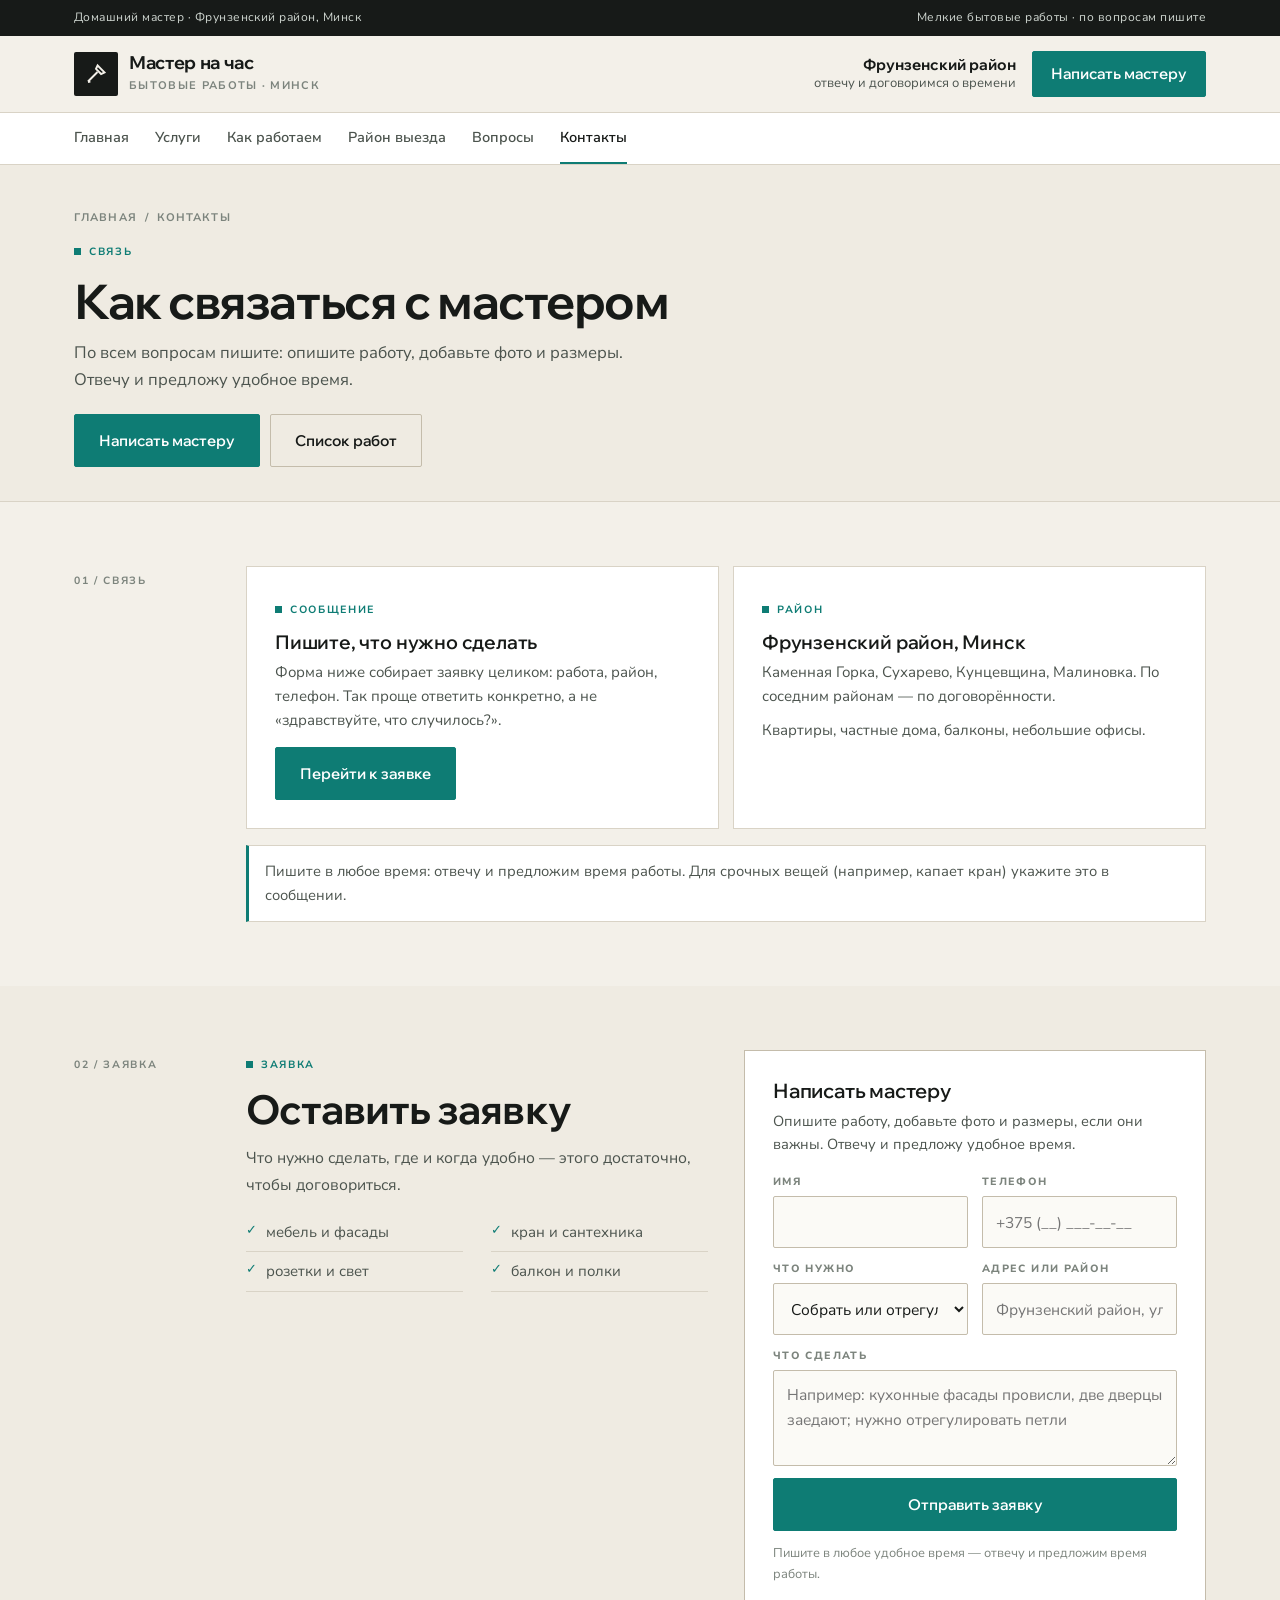
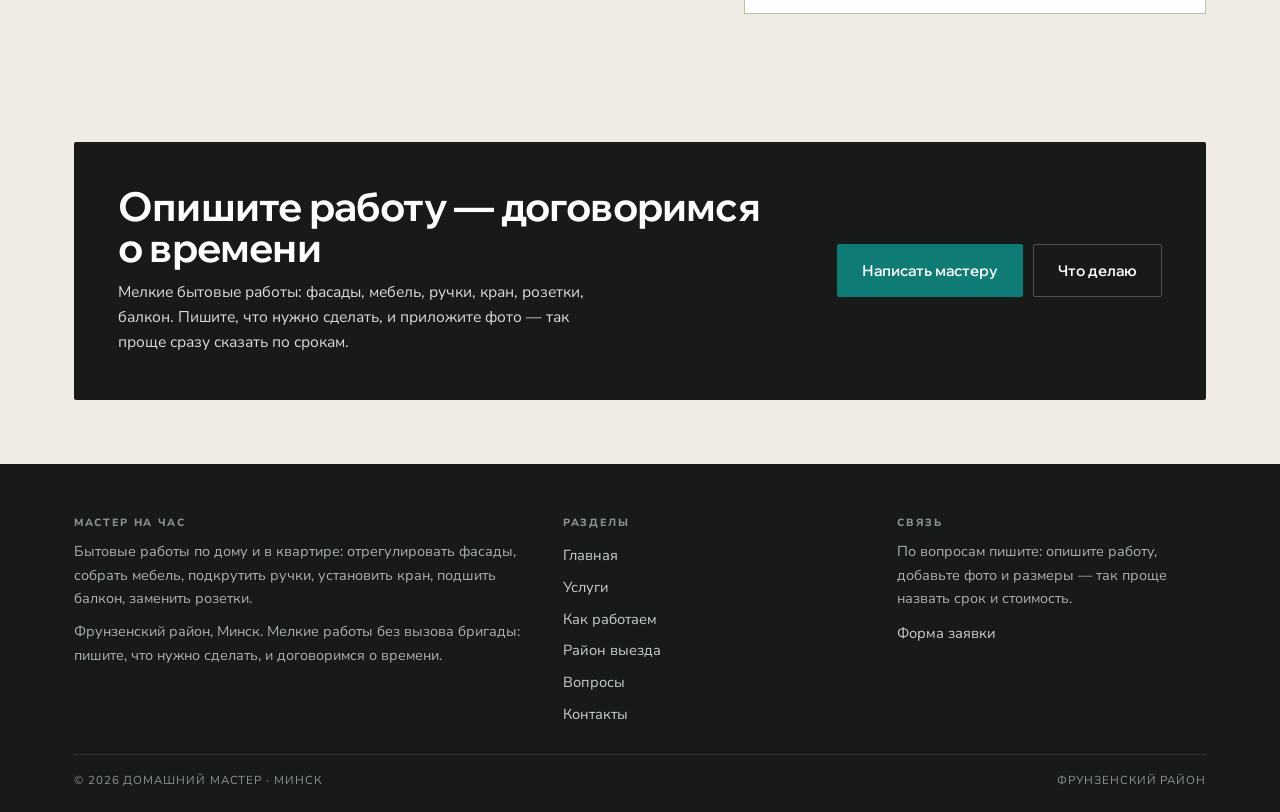
<file: kontakty.html>
<!DOCTYPE html>
<html lang="ru">
<head>
<meta charset="utf-8">
<meta name="viewport" content="width=device-width, initial-scale=1">
<title>Контакты — домашний мастер, Фрунзенский район Минска</title>
<meta name="description" content="Связаться с домашним мастером в Минске: напишите, что нужно сделать — мебель, кран, розетки, балкон. Фрунзенский район, по вопросам пишите.">
<meta property="og:title" content="Контакты — домашний мастер, Фрунзенский район Минска">
<meta property="og:description" content="Связаться с домашним мастером в Минске: напишите, что нужно сделать — мебель, кран, розетки, балкон. Фрунзенский район, по вопросам пишите.">
<meta property="og:image" content="assets/img/hero.jpg">
<meta property="og:type" content="website">
<link rel="icon" href="assets/img/favicon.svg" type="image/svg+xml">
<link rel="preconnect" href="https://fonts.googleapis.com">
<link rel="preconnect" href="https://fonts.gstatic.com" crossorigin>
<link href="https://fonts.googleapis.com/css2?family=Wix+Madefor+Display:wght@600;700;800&family=Nunito+Sans:wght@400;600;700&display=swap" rel="stylesheet">
<link rel="stylesheet" href="assets/css/site.css">
</head>
<body>

<div class="top"><div class="wrap top__in">
<span>Домашний мастер · Фрунзенский район, Минск</span>
<span>Мелкие бытовые работы · по вопросам пишите</span>
</div></div>

<header class="hdr"><div class="wrap hdr__in">
<a class="logo" href="index.html"><i><svg viewBox="0 0 24 24" width="24" height="24" fill="none" stroke="#F3F0E9" stroke-width="1.9"><path d="M4 19.5L13.5 10"/><path d="M13.6 3.5l6.9 6.9-3.4 1.6-5.1-5.1z"/><path d="M4 20l2.4-.4"/></svg></i><span><b>Мастер на час</b><span class="sub">бытовые работы · Минск</span></span></a>
<span class="hdr__sp"></span>
<span class="hdr__meta"><b>Фрунзенский район</b>отвечу и договоримся о времени</span>
<a class="btn" href="index.html#zayavka">Написать мастеру</a>
<button class="burger" id="burger" aria-label="Меню" aria-expanded="false" aria-controls="drawer"><span></span><span></span><span></span></button>
</div></header>

<nav class="nav" aria-label="Разделы"><div class="wrap nav__in"><a href="index.html">Главная</a><a href="uslugi.html">Услуги</a><a href="kak-rabotaem.html">Как работаем</a><a href="rajony.html">Район выезда</a><a href="faq.html">Вопросы</a><a href="kontakty.html" aria-current="page">Контакты</a></div></nav>
<main>
<section class="phead"><div class="wrap">
<div class="crumbs"><a href="index.html">Главная</a><span>/</span><span>Контакты</span></div>
<span class="kick">Связь</span>
<h1>Как связаться с мастером</h1>
<p class="phead__lead">По всем вопросам пишите: опишите работу, добавьте фото и размеры. Отвечу и предложу удобное время.</p>
<div class="phead__cta"><a class="btn" href="#zayavka">Написать мастеру</a><a class="btn btn--line" href="uslugi.html">Список работ</a></div>
</div></section>

<section class="band"><div class="wrap sect"><div class="sect__side"><span class="mono">01 / связь</span></div><div class="sect__main">
<div class="ct-grid">
<div class="ct-card"><span class="kick">Сообщение</span>
<h3>Пишите, что нужно сделать</h3>
<p>Форма ниже собирает заявку целиком: работа, район, телефон. Так проще ответить конкретно, а не «здравствуйте, что случилось?».</p>
<div style="margin-top:14px"><a class="btn" href="#zayavka">Перейти к заявке</a></div></div>
<div class="ct-card"><span class="kick">Район</span>
<h3>Фрунзенский район, Минск</h3>
<p>Каменная Горка, Сухарево, Кунцевщина, Малиновка. По соседним районам — по договорённости.</p>
<p style="margin-top:10px">Квартиры, частные дома, балконы, небольшие офисы.</p></div>
</div>
<div class="note">Пишите в любое время: отвечу и предложим время работы. Для срочных вещей (например, капает кран) укажите это в сообщении.</div>
</div></div></section>

<section class="band band--alt" id="zayavka"><div class="wrap sect"><div class="sect__side"><span class="mono">02 / заявка</span></div><div class="sect__main">
<div class="two" style="align-items:start">
<div class="prose"><span class="kick">Заявка</span><h2 style="margin:12px 0 14px">Оставить заявку</h2>
<p>Что нужно сделать, где и когда удобно — этого достаточно, чтобы договориться.</p>
<ul class="clean cols2" style="margin-top:14px"><li>мебель и фасады</li><li>кран и сантехника</li><li>розетки и свет</li><li>балкон и полки</li></ul></div>
<div class="form">
<h3>Написать мастеру</h3>
<p style="color:var(--body);font-size:14.6px;margin:6px 0 16px">Опишите работу, добавьте фото и размеры, если они важны. Отвечу и предложу удобное время.</p>
<form data-form="Прошу помочь с бытовыми работами по дому." novalidate>
<div class="row">
<div class="fld"><label for="f-name">Имя</label><input id="f-name" name="name" type="text" autocomplete="name"></div>
<div class="fld"><label for="f-phone">Телефон</label><input id="f-phone" name="phone" type="tel" autocomplete="tel" placeholder="+375 (__) ___-__-__" required></div>
</div>
<div class="row">
<div class="fld"><label for="f-what">Что нужно</label>
<select id="f-what" name="what">
<option>Собрать или отрегулировать мебель</option>
<option>Отрегулировать фасады, подкрутить ручки</option>
<option>Установить кран или смеситель</option>
<option>Заменить розетки или выключатели</option>
<option>Подшить балкон</option>
<option>Повесить полки, карниз, зеркало</option>
<option>Другая мелкая работа</option>
</select></div>
<div class="fld"><label for="f-where">Адрес или район</label><input id="f-where" name="where" type="text" placeholder="Фрунзенский район, улица"></div>
</div>
<div class="fld"><label for="f-msg">Что сделать</label><textarea id="f-msg" name="message" placeholder="Например: кухонные фасады провисли, две дверцы заедают; нужно отрегулировать петли"></textarea></div>
<button class="btn" type="submit" style="width:100%">Отправить заявку</button>
<div class="formout" aria-live="polite"></div>
<div class="copybox" aria-live="polite"></div>
<p class="hint">Пишите в любое удобное время — отвечу и предложим время работы.</p>
</form>
</div>
</div>
</div></div></section>
<section class="band band--alt"><div class="wrap"><div class="cta">
<div><h2>Опишите работу — договоримся о времени</h2><p>Мелкие бытовые работы: фасады, мебель, ручки, кран, розетки, балкон. Пишите, что нужно сделать, и приложите фото — так проще сразу сказать по срокам.</p></div>
<div class="cta__act"><a class="btn" href="#zayavka">Написать мастеру</a><a class="btn btn--line" href="uslugi.html">Что делаю</a></div>
</div></div></section>

</main>

<footer class="foot"><div class="wrap">
<div class="foot__grid">
<div><h4>Мастер на час</h4>
<p>Бытовые работы по дому и в квартире: отрегулировать фасады, собрать мебель, подкрутить ручки, установить кран, подшить балкон, заменить розетки.</p>
<p style="margin-top:10px">Фрунзенский район, Минск. Мелкие работы без вызова бригады: пишите, что нужно сделать, и договоримся о времени.</p></div>
<div><h4>Разделы</h4><a href="index.html">Главная</a><a href="uslugi.html">Услуги</a><a href="kak-rabotaem.html">Как работаем</a><a href="rajony.html">Район выезда</a><a href="faq.html">Вопросы</a><a href="kontakty.html">Контакты</a></div>
<div><h4>Связь</h4>
<p>По вопросам пишите: опишите работу, добавьте фото и размеры — так проще назвать срок и стоимость.</p>
<a href="index.html#zayavka" style="margin-top:8px">Форма заявки</a></div>
</div>
<div class="foot__bot"><span>© <span data-year>2026</span> Домашний мастер · Минск</span><span>Фрунзенский район</span></div>
</div></footer>

<div class="fbar">
<a href="index.html#zayavka"><svg viewBox="0 0 24 24"><path d="M4 6h16v12H4z"/><path d="M4 7l8 6 8-6"/></svg>Написать</a>
<a href="#zayavka"><svg viewBox="0 0 24 24"><path d="M12 3c5 0 9 3.4 9 7.6 0 4.2-4 7.6-9 7.6-1 0-2-.1-2.9-.4L5 20l.8-3.2C4.1 15.3 3 13.1 3 10.6 3 6.4 7 3 12 3z"/></svg>Заявка</a>
</div>

<div class="drawer" id="drawer" data-open="false" aria-hidden="true"><div class="drawer__inner">
<div class="drawer__top"><span class="mono">Меню</span><button class="drawer__close" id="drawerClose" aria-label="Закрыть меню"></button></div>
<a class="dl" href="index.html">Главная</a><a class="dl" href="uslugi.html">Услуги</a><a class="dl" href="kak-rabotaem.html">Как работаем</a><a class="dl" href="rajony.html">Район выезда</a><a class="dl" href="faq.html">Вопросы</a><a class="dl" href="kontakty.html">Контакты</a>
<a class="btn" href="index.html#zayavka" style="margin-top:18px">Написать мастеру</a>
</div></div>

<script src="assets/js/main.js" defer></script>
</body></html>
</file>
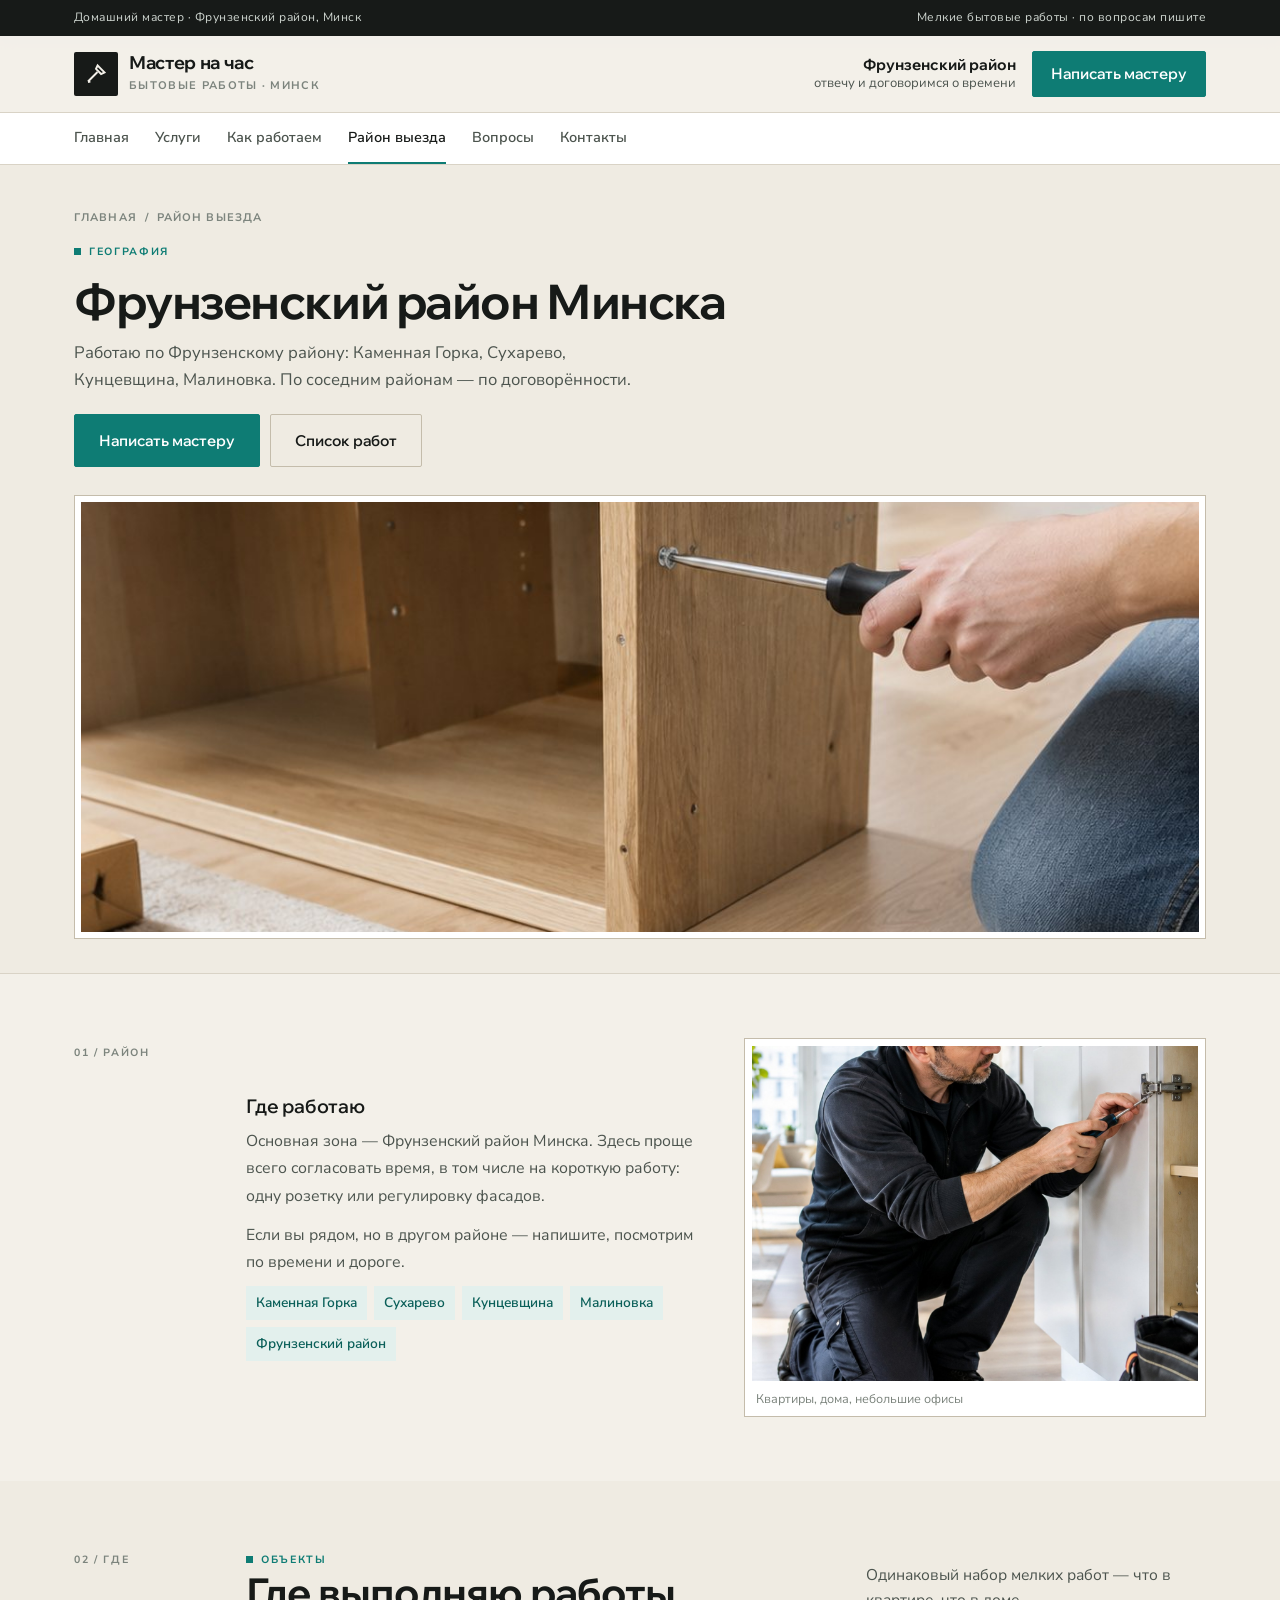
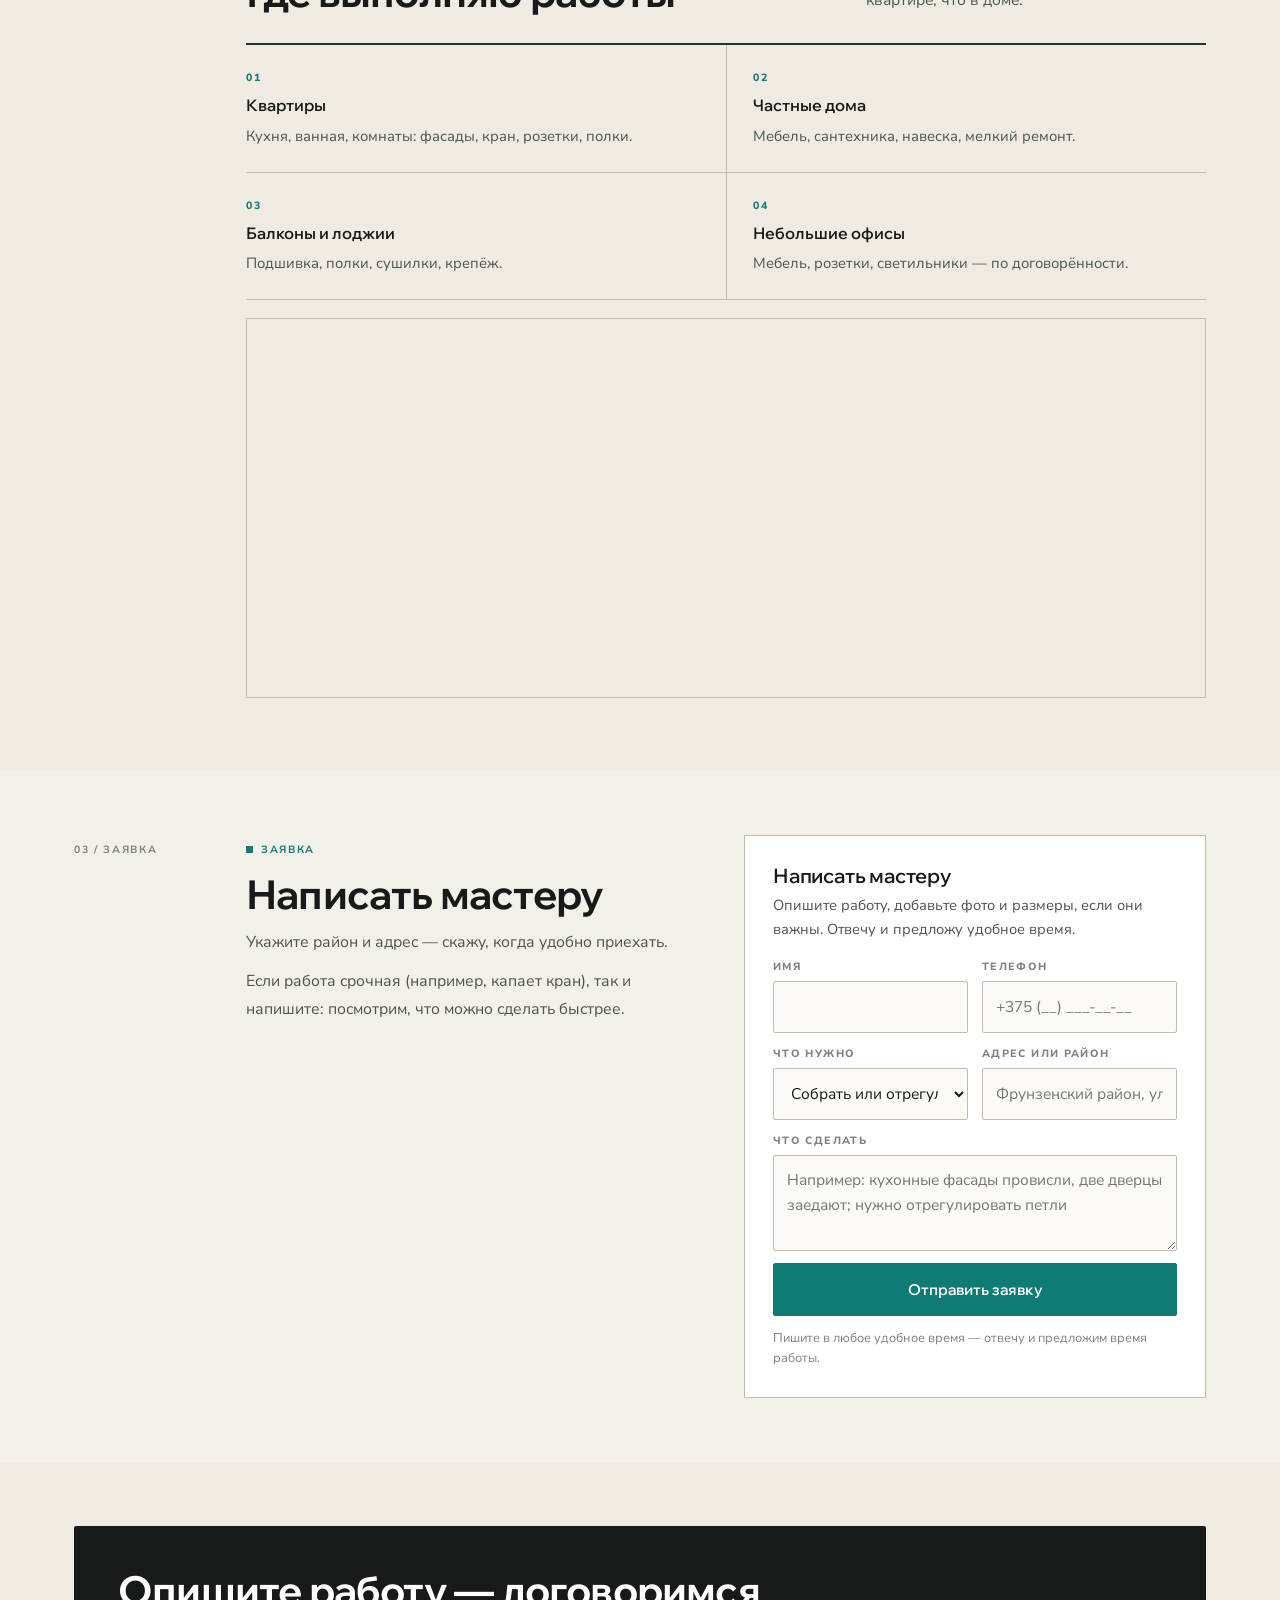
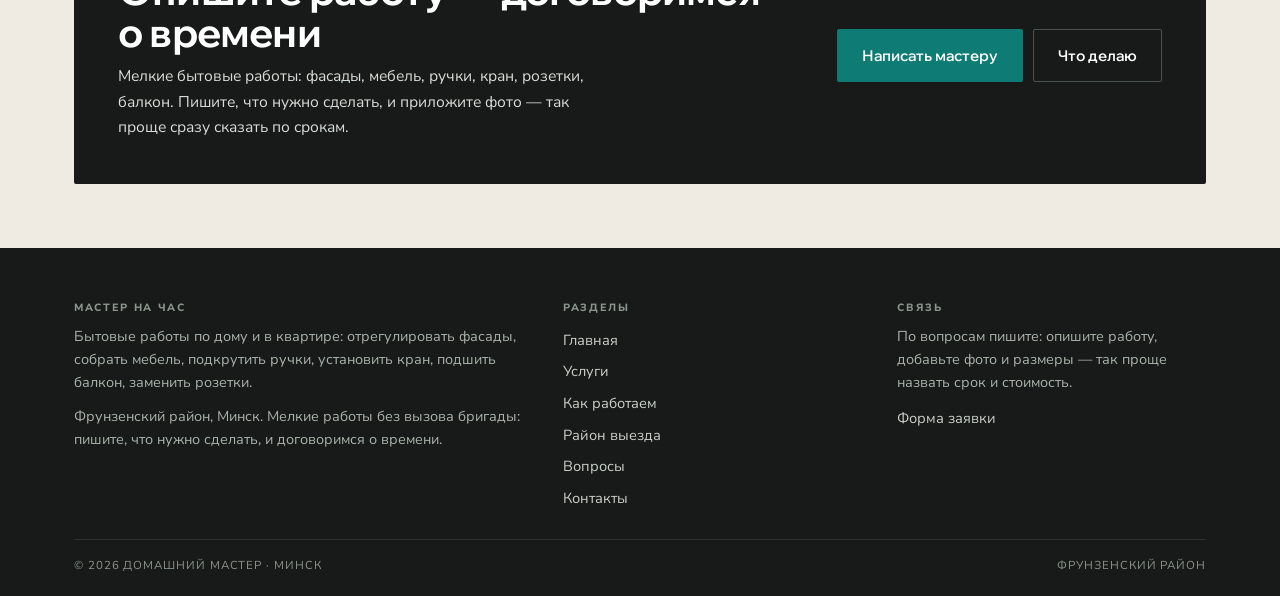
<file: rajony.html>
<!DOCTYPE html>
<html lang="ru">
<head>
<meta charset="utf-8">
<meta name="viewport" content="width=device-width, initial-scale=1">
<title>Район выезда — домашний мастер, Фрунзенский район Минска</title>
<meta name="description" content="Домашний мастер по Фрунзенскому району Минска: Каменная Горка, Сухарево, Кунцевщина, Малиновка. Мелкие бытовые работы в квартирах, домах и офисах.">
<meta property="og:title" content="Район выезда — домашний мастер, Фрунзенский район Минска">
<meta property="og:description" content="Домашний мастер по Фрунзенскому району Минска: Каменная Горка, Сухарево, Кунцевщина, Малиновка. Мелкие бытовые работы в квартирах, домах и офисах.">
<meta property="og:image" content="assets/img/hero.jpg">
<meta property="og:type" content="website">
<link rel="icon" href="assets/img/favicon.svg" type="image/svg+xml">
<link rel="preconnect" href="https://fonts.googleapis.com">
<link rel="preconnect" href="https://fonts.gstatic.com" crossorigin>
<link href="https://fonts.googleapis.com/css2?family=Wix+Madefor+Display:wght@600;700;800&family=Nunito+Sans:wght@400;600;700&display=swap" rel="stylesheet">
<link rel="stylesheet" href="assets/css/site.css">
</head>
<body>

<div class="top"><div class="wrap top__in">
<span>Домашний мастер · Фрунзенский район, Минск</span>
<span>Мелкие бытовые работы · по вопросам пишите</span>
</div></div>

<header class="hdr"><div class="wrap hdr__in">
<a class="logo" href="index.html"><i><svg viewBox="0 0 24 24" width="24" height="24" fill="none" stroke="#F3F0E9" stroke-width="1.9"><path d="M4 19.5L13.5 10"/><path d="M13.6 3.5l6.9 6.9-3.4 1.6-5.1-5.1z"/><path d="M4 20l2.4-.4"/></svg></i><span><b>Мастер на час</b><span class="sub">бытовые работы · Минск</span></span></a>
<span class="hdr__sp"></span>
<span class="hdr__meta"><b>Фрунзенский район</b>отвечу и договоримся о времени</span>
<a class="btn" href="index.html#zayavka">Написать мастеру</a>
<button class="burger" id="burger" aria-label="Меню" aria-expanded="false" aria-controls="drawer"><span></span><span></span><span></span></button>
</div></header>

<nav class="nav" aria-label="Разделы"><div class="wrap nav__in"><a href="index.html">Главная</a><a href="uslugi.html">Услуги</a><a href="kak-rabotaem.html">Как работаем</a><a href="rajony.html" aria-current="page">Район выезда</a><a href="faq.html">Вопросы</a><a href="kontakty.html">Контакты</a></div></nav>
<main>
<section class="phead"><div class="wrap">
<div class="crumbs"><a href="index.html">Главная</a><span>/</span><span>Район выезда</span></div>
<span class="kick">География</span>
<h1>Фрунзенский район Минска</h1>
<p class="phead__lead">Работаю по Фрунзенскому району: Каменная Горка, Сухарево, Кунцевщина, Малиновка. По соседним районам — по договорённости.</p>
<div class="phead__cta"><a class="btn" href="#zayavka">Написать мастеру</a><a class="btn btn--line" href="uslugi.html">Список работ</a></div>
<div class="pimg"><img src="assets/img/furniture.jpg" alt="Фрунзенский район Минска" fetchpriority="high"></div>
</div></section>

<section class="band"><div class="wrap sect"><div class="sect__side"><span class="mono">01 / район</span></div><div class="sect__main">
<div class="two">
<div class="prose"><h3>Где работаю</h3>
<p>Основная зона — Фрунзенский район Минска. Здесь проще всего согласовать время, в том числе на короткую работу: одну розетку или регулировку фасадов.</p>
<p>Если вы рядом, но в другом районе — напишите, посмотрим по времени и дороге.</p>
<div class="zones"><span>Каменная Горка</span><span>Сухарево</span><span>Кунцевщина</span><span>Малиновка</span><span>Фрунзенский район</span></div></div>
<div class="frame"><img src="assets/img/hero.jpg" alt="Работа в квартире"><div class="caption">Квартиры, дома, небольшие офисы</div></div>
</div>
</div></div></section>

<section class="band band--alt"><div class="wrap sect"><div class="sect__side"><span class="mono">02 / где</span></div><div class="sect__main">
<div class="sect__head"><div><span class="kick">Объекты</span><h2>Где выполняю работы</h2></div><p>Одинаковый набор мелких работ — что в квартире, что в доме.</p></div>
<div class="adv">
<div><i>01</i><b>Квартиры</b><p>Кухня, ванная, комнаты: фасады, кран, розетки, полки.</p></div>
<div><i>02</i><b>Частные дома</b><p>Мебель, сантехника, навеска, мелкий ремонт.</p></div>
<div><i>03</i><b>Балконы и лоджии</b><p>Подшивка, полки, сушилки, крепёж.</p></div>
<div><i>04</i><b>Небольшие офисы</b><p>Мебель, розетки, светильники — по договорённости.</p></div>
</div>
<div class="map" style="margin-top:18px"><iframe src="https://www.google.com/maps?q=%D0%A4%D1%80%D1%83%D0%BD%D0%B7%D0%B5%D0%BD%D1%81%D0%BA%D0%B8%D0%B9+%D1%80%D0%B0%D0%B9%D0%BE%D0%BD+%D0%9C%D0%B8%D0%BD%D1%81%D0%BA&output=embed" loading="lazy" title="Фрунзенский район Минска" style="width:100%;height:380px;border:1px solid var(--line-2)" referrerpolicy="no-referrer-when-downgrade"></iframe></div>
</div></div></section>

<section class="band" id="zayavka"><div class="wrap sect"><div class="sect__side"><span class="mono">03 / заявка</span></div><div class="sect__main">
<div class="two" style="align-items:start">
<div class="prose"><span class="kick">Заявка</span><h2 style="margin:12px 0 14px">Написать мастеру</h2>
<p>Укажите район и адрес — скажу, когда удобно приехать.</p>
<p>Если работа срочная (например, капает кран), так и напишите: посмотрим, что можно сделать быстрее.</p></div>
<div class="form">
<h3>Написать мастеру</h3>
<p style="color:var(--body);font-size:14.6px;margin:6px 0 16px">Опишите работу, добавьте фото и размеры, если они важны. Отвечу и предложу удобное время.</p>
<form data-form="Прошу помочь с бытовыми работами по дому." novalidate>
<div class="row">
<div class="fld"><label for="f-name">Имя</label><input id="f-name" name="name" type="text" autocomplete="name"></div>
<div class="fld"><label for="f-phone">Телефон</label><input id="f-phone" name="phone" type="tel" autocomplete="tel" placeholder="+375 (__) ___-__-__" required></div>
</div>
<div class="row">
<div class="fld"><label for="f-what">Что нужно</label>
<select id="f-what" name="what">
<option>Собрать или отрегулировать мебель</option>
<option>Отрегулировать фасады, подкрутить ручки</option>
<option>Установить кран или смеситель</option>
<option>Заменить розетки или выключатели</option>
<option>Подшить балкон</option>
<option>Повесить полки, карниз, зеркало</option>
<option>Другая мелкая работа</option>
</select></div>
<div class="fld"><label for="f-where">Адрес или район</label><input id="f-where" name="where" type="text" placeholder="Фрунзенский район, улица"></div>
</div>
<div class="fld"><label for="f-msg">Что сделать</label><textarea id="f-msg" name="message" placeholder="Например: кухонные фасады провисли, две дверцы заедают; нужно отрегулировать петли"></textarea></div>
<button class="btn" type="submit" style="width:100%">Отправить заявку</button>
<div class="formout" aria-live="polite"></div>
<div class="copybox" aria-live="polite"></div>
<p class="hint">Пишите в любое удобное время — отвечу и предложим время работы.</p>
</form>
</div>
</div>
</div></div></section>
<section class="band band--alt"><div class="wrap"><div class="cta">
<div><h2>Опишите работу — договоримся о времени</h2><p>Мелкие бытовые работы: фасады, мебель, ручки, кран, розетки, балкон. Пишите, что нужно сделать, и приложите фото — так проще сразу сказать по срокам.</p></div>
<div class="cta__act"><a class="btn" href="#zayavka">Написать мастеру</a><a class="btn btn--line" href="uslugi.html">Что делаю</a></div>
</div></div></section>

</main>

<footer class="foot"><div class="wrap">
<div class="foot__grid">
<div><h4>Мастер на час</h4>
<p>Бытовые работы по дому и в квартире: отрегулировать фасады, собрать мебель, подкрутить ручки, установить кран, подшить балкон, заменить розетки.</p>
<p style="margin-top:10px">Фрунзенский район, Минск. Мелкие работы без вызова бригады: пишите, что нужно сделать, и договоримся о времени.</p></div>
<div><h4>Разделы</h4><a href="index.html">Главная</a><a href="uslugi.html">Услуги</a><a href="kak-rabotaem.html">Как работаем</a><a href="rajony.html">Район выезда</a><a href="faq.html">Вопросы</a><a href="kontakty.html">Контакты</a></div>
<div><h4>Связь</h4>
<p>По вопросам пишите: опишите работу, добавьте фото и размеры — так проще назвать срок и стоимость.</p>
<a href="index.html#zayavka" style="margin-top:8px">Форма заявки</a></div>
</div>
<div class="foot__bot"><span>© <span data-year>2026</span> Домашний мастер · Минск</span><span>Фрунзенский район</span></div>
</div></footer>

<div class="fbar">
<a href="index.html#zayavka"><svg viewBox="0 0 24 24"><path d="M4 6h16v12H4z"/><path d="M4 7l8 6 8-6"/></svg>Написать</a>
<a href="#zayavka"><svg viewBox="0 0 24 24"><path d="M12 3c5 0 9 3.4 9 7.6 0 4.2-4 7.6-9 7.6-1 0-2-.1-2.9-.4L5 20l.8-3.2C4.1 15.3 3 13.1 3 10.6 3 6.4 7 3 12 3z"/></svg>Заявка</a>
</div>

<div class="drawer" id="drawer" data-open="false" aria-hidden="true"><div class="drawer__inner">
<div class="drawer__top"><span class="mono">Меню</span><button class="drawer__close" id="drawerClose" aria-label="Закрыть меню"></button></div>
<a class="dl" href="index.html">Главная</a><a class="dl" href="uslugi.html">Услуги</a><a class="dl" href="kak-rabotaem.html">Как работаем</a><a class="dl" href="rajony.html">Район выезда</a><a class="dl" href="faq.html">Вопросы</a><a class="dl" href="kontakty.html">Контакты</a>
<a class="btn" href="index.html#zayavka" style="margin-top:18px">Написать мастеру</a>
</div></div>

<script src="assets/js/main.js" defer></script>
</body></html>
</file>
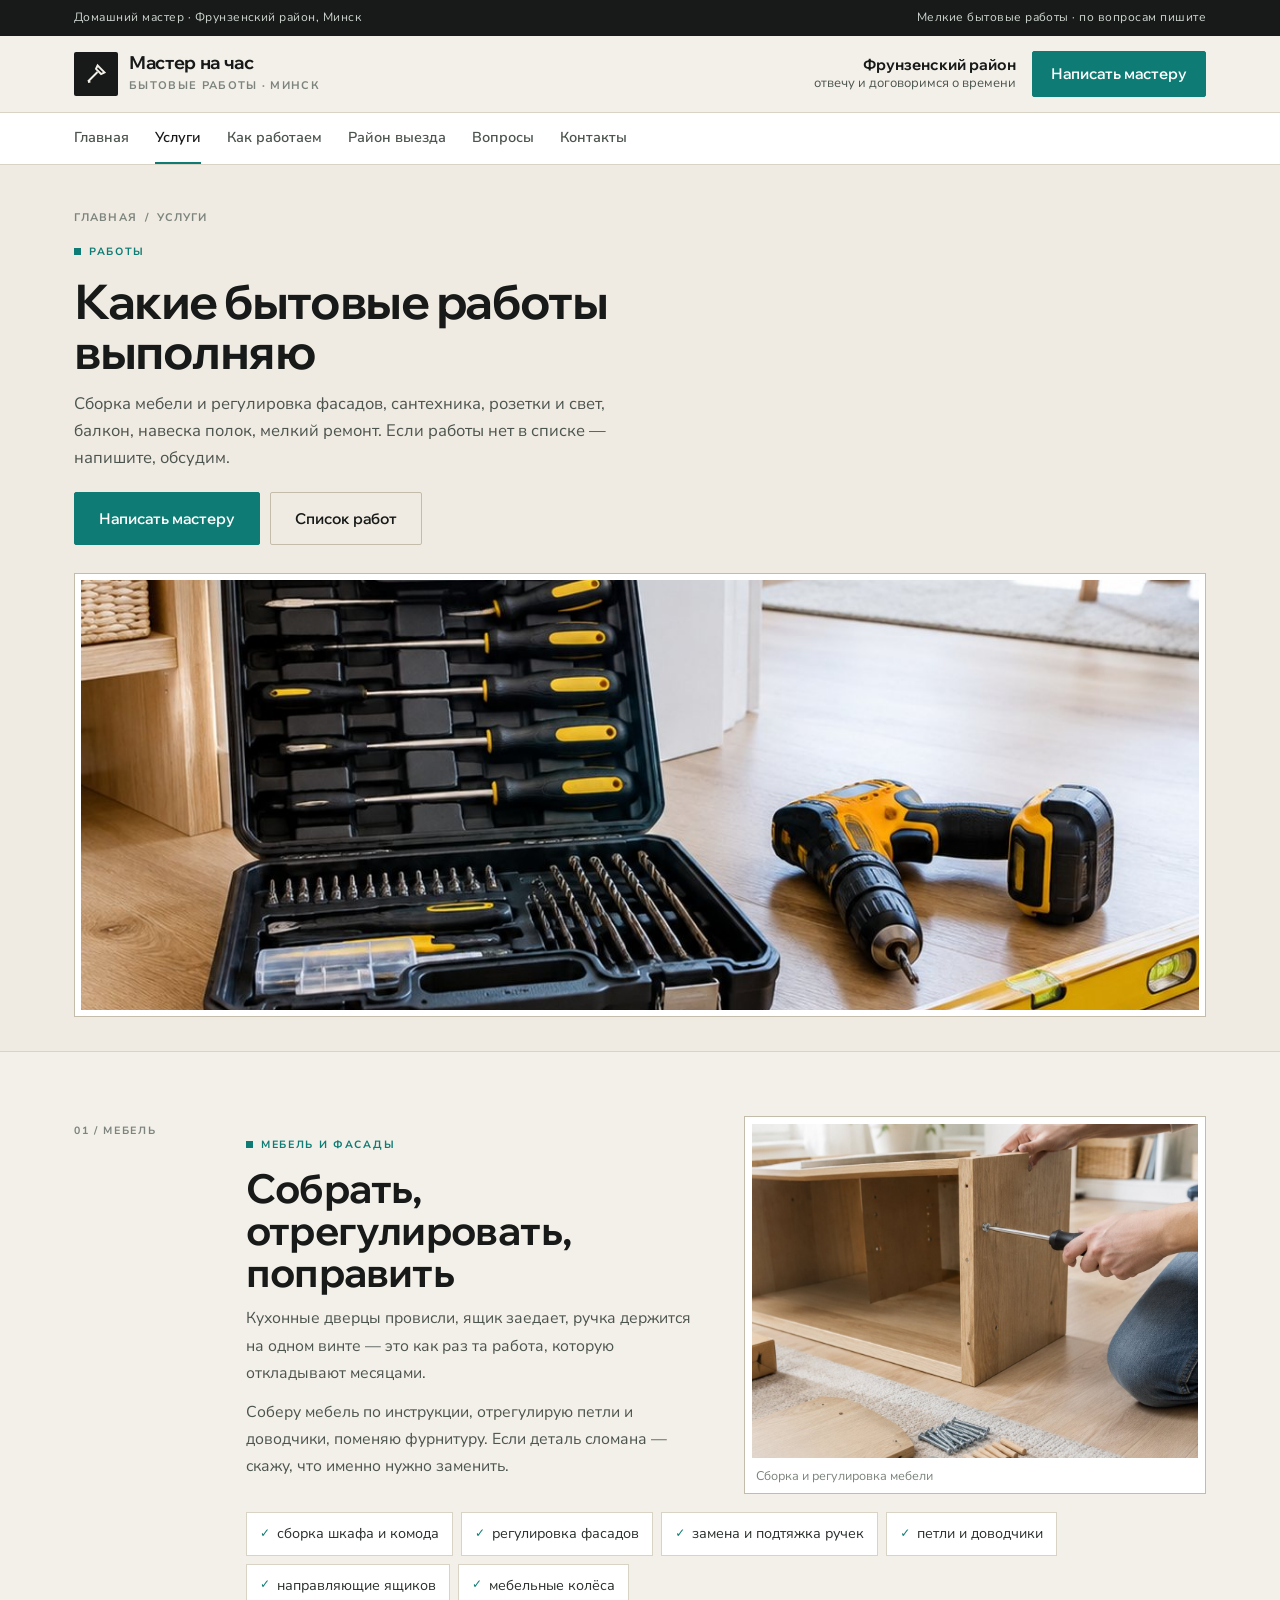
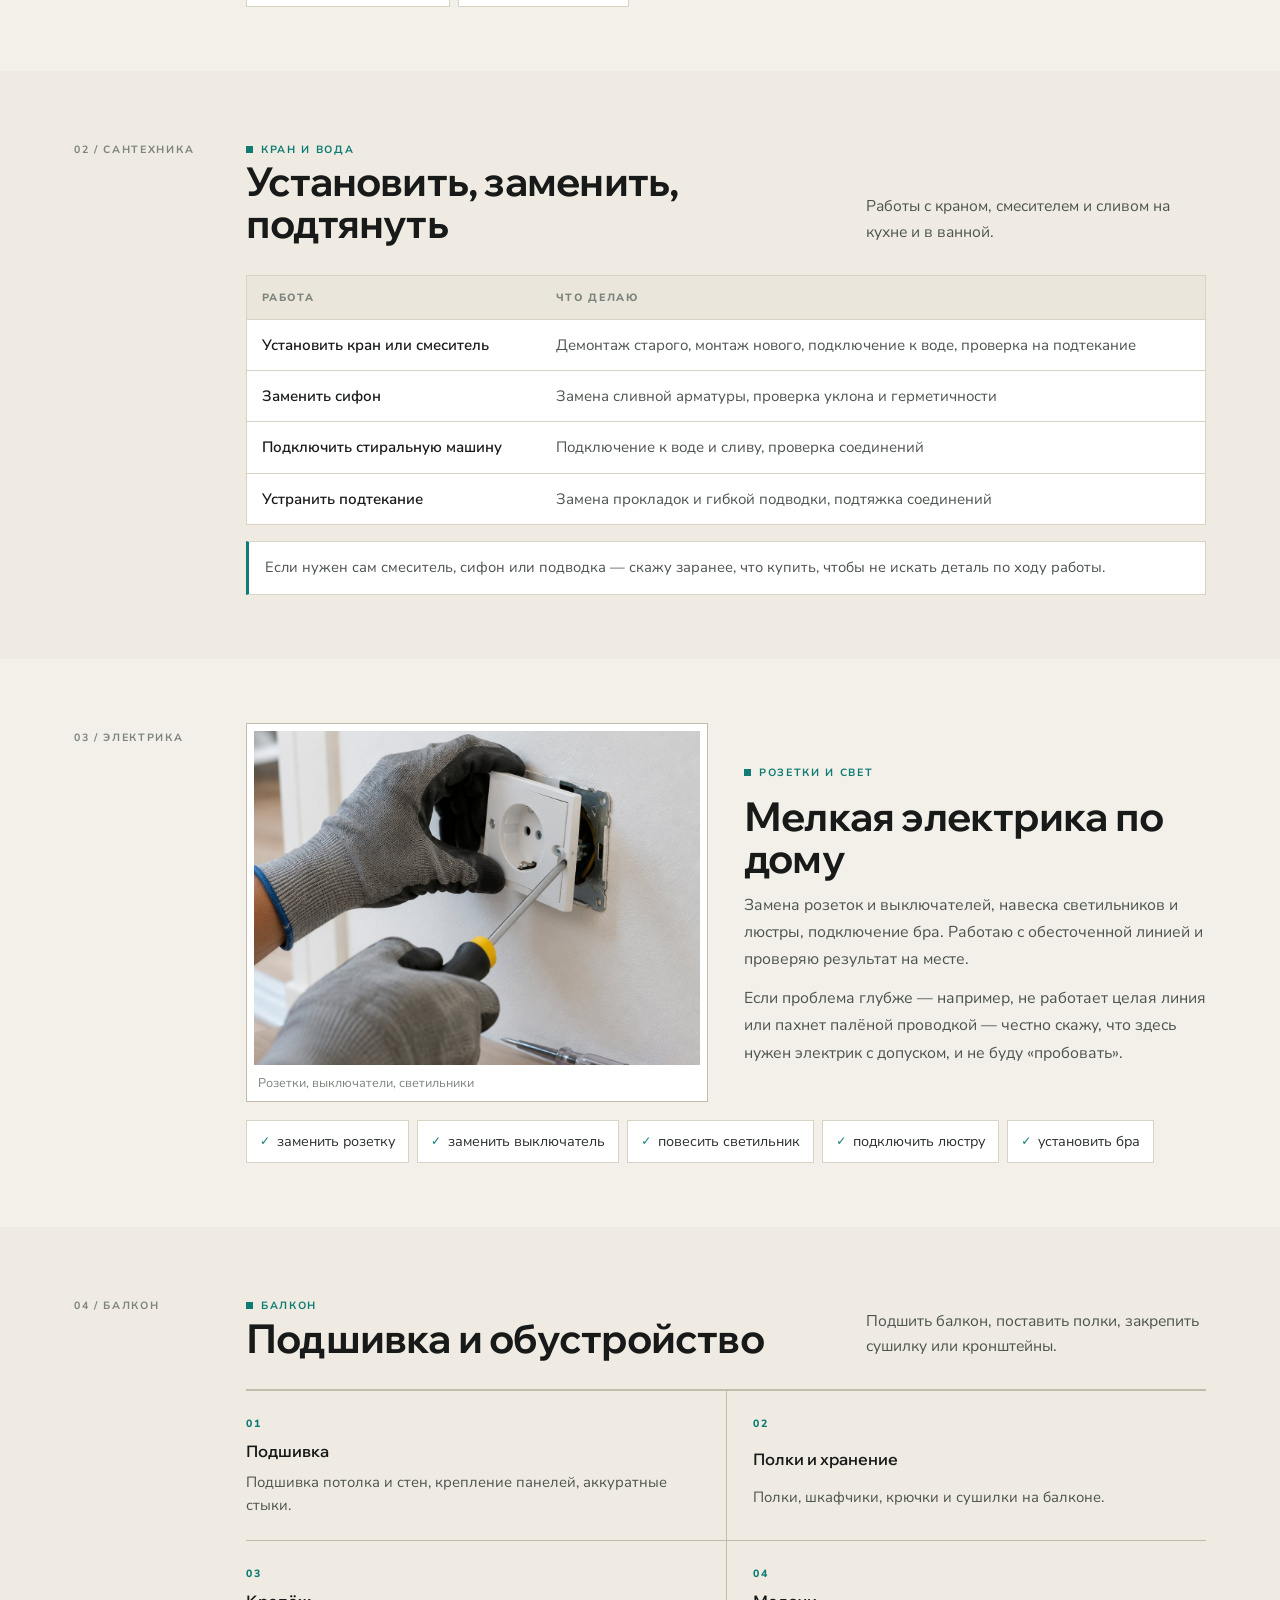
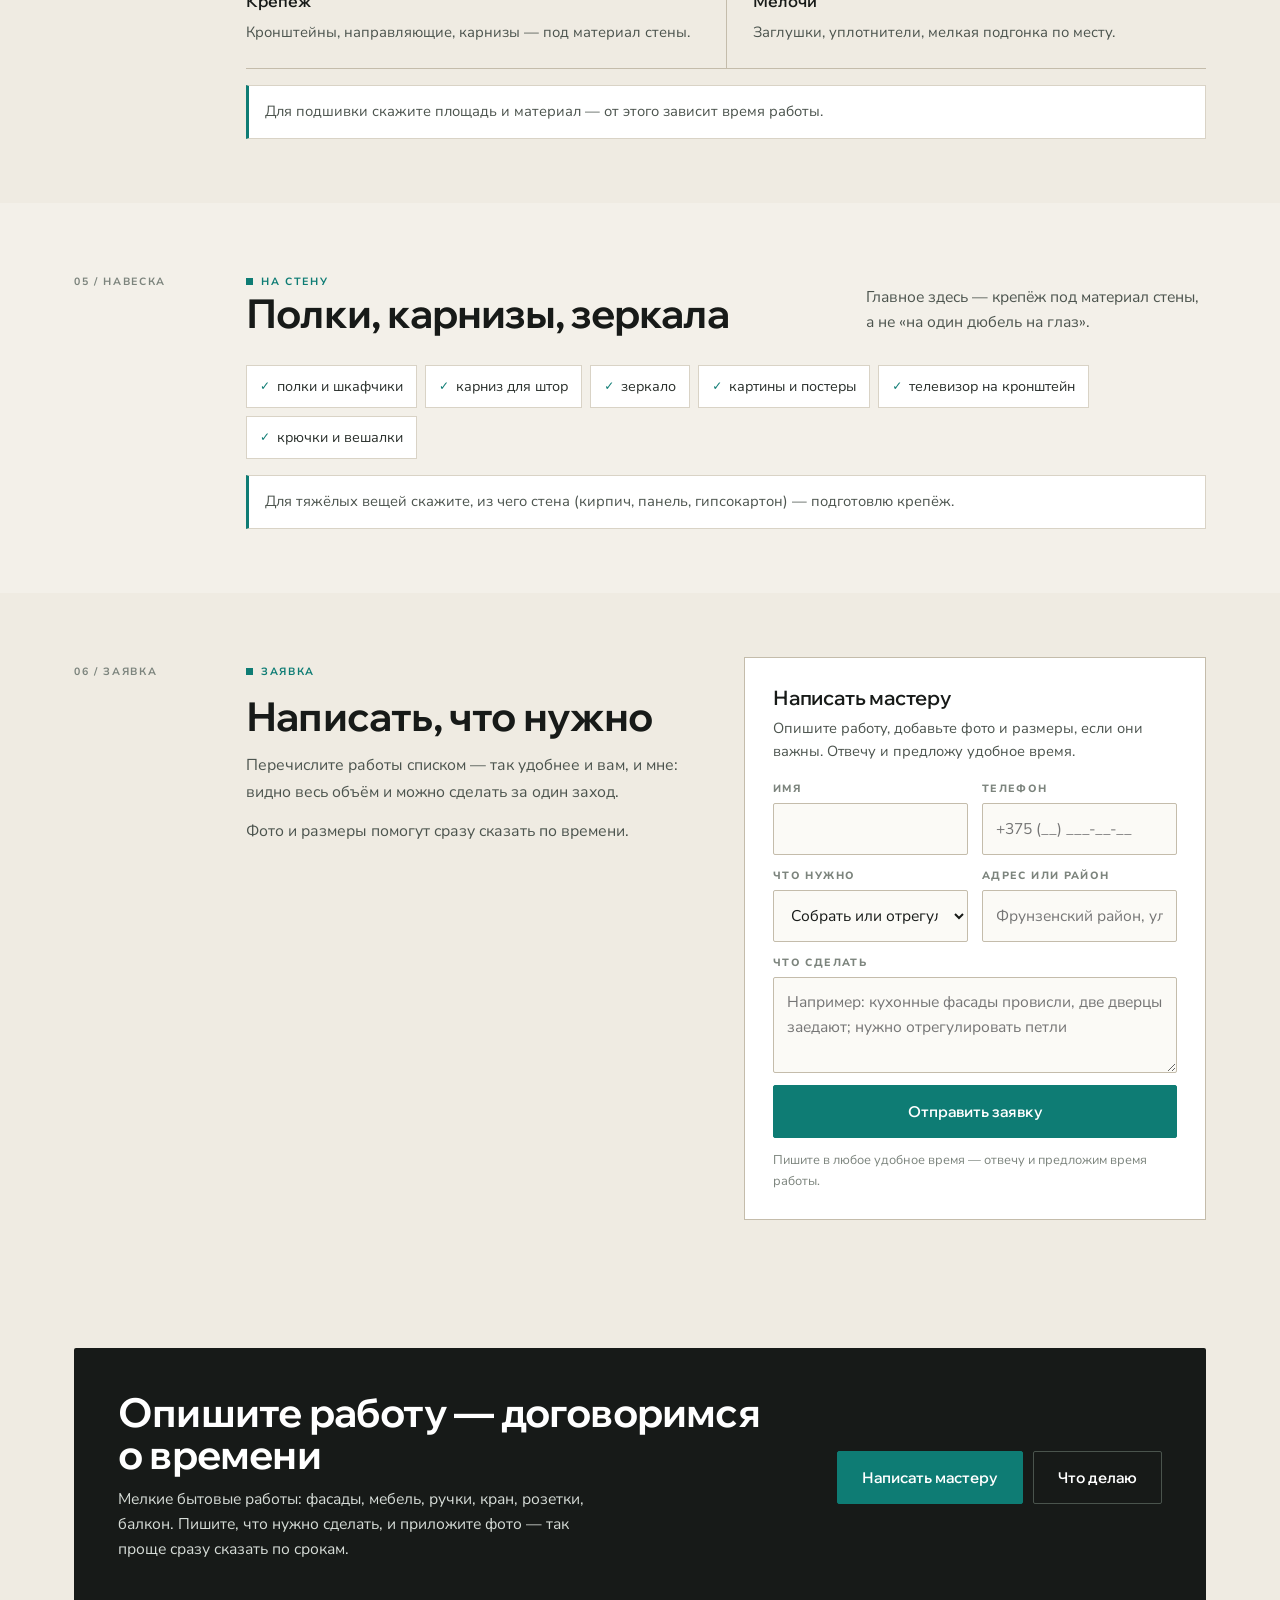
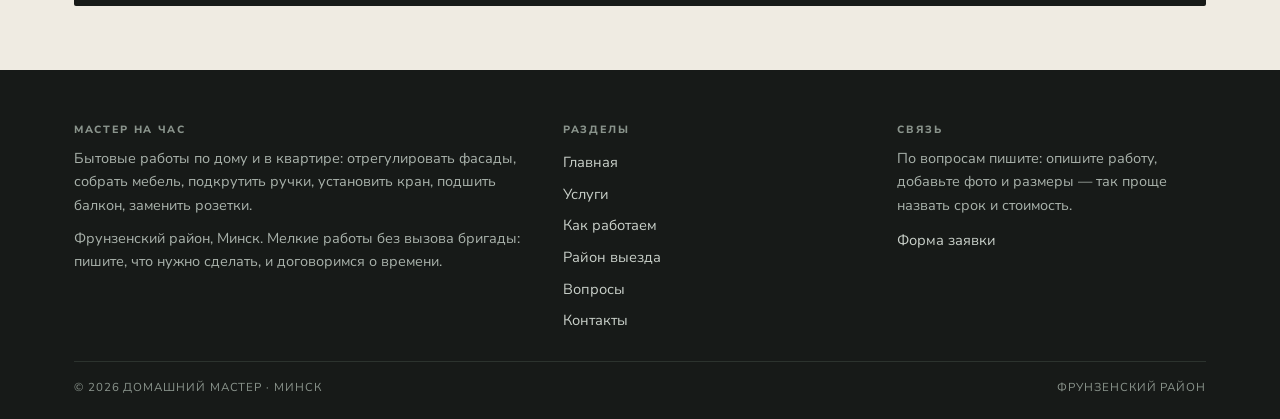
<file: uslugi.html>
<!DOCTYPE html>
<html lang="ru">
<head>
<meta charset="utf-8">
<meta name="viewport" content="width=device-width, initial-scale=1">
<title>Услуги домашнего мастера в Минске — мебель, кран, розетки, балкон</title>
<meta name="description" content="Бытовые работы в Минске: собрать мебель и отрегулировать фасады, установить кран или смеситель, заменить розетки и выключатели, подшить балкон, повесить полки и карнизы.">
<meta property="og:title" content="Услуги домашнего мастера в Минске — мебель, кран, розетки, балкон">
<meta property="og:description" content="Бытовые работы в Минске: собрать мебель и отрегулировать фасады, установить кран или смеситель, заменить розетки и выключатели, подшить балкон, повесить полки и карнизы.">
<meta property="og:image" content="assets/img/hero.jpg">
<meta property="og:type" content="website">
<link rel="icon" href="assets/img/favicon.svg" type="image/svg+xml">
<link rel="preconnect" href="https://fonts.googleapis.com">
<link rel="preconnect" href="https://fonts.gstatic.com" crossorigin>
<link href="https://fonts.googleapis.com/css2?family=Wix+Madefor+Display:wght@600;700;800&family=Nunito+Sans:wght@400;600;700&display=swap" rel="stylesheet">
<link rel="stylesheet" href="assets/css/site.css">
</head>
<body>

<div class="top"><div class="wrap top__in">
<span>Домашний мастер · Фрунзенский район, Минск</span>
<span>Мелкие бытовые работы · по вопросам пишите</span>
</div></div>

<header class="hdr"><div class="wrap hdr__in">
<a class="logo" href="index.html"><i><svg viewBox="0 0 24 24" width="24" height="24" fill="none" stroke="#F3F0E9" stroke-width="1.9"><path d="M4 19.5L13.5 10"/><path d="M13.6 3.5l6.9 6.9-3.4 1.6-5.1-5.1z"/><path d="M4 20l2.4-.4"/></svg></i><span><b>Мастер на час</b><span class="sub">бытовые работы · Минск</span></span></a>
<span class="hdr__sp"></span>
<span class="hdr__meta"><b>Фрунзенский район</b>отвечу и договоримся о времени</span>
<a class="btn" href="index.html#zayavka">Написать мастеру</a>
<button class="burger" id="burger" aria-label="Меню" aria-expanded="false" aria-controls="drawer"><span></span><span></span><span></span></button>
</div></header>

<nav class="nav" aria-label="Разделы"><div class="wrap nav__in"><a href="index.html">Главная</a><a href="uslugi.html" aria-current="page">Услуги</a><a href="kak-rabotaem.html">Как работаем</a><a href="rajony.html">Район выезда</a><a href="faq.html">Вопросы</a><a href="kontakty.html">Контакты</a></div></nav>
<main>
<section class="phead"><div class="wrap">
<div class="crumbs"><a href="index.html">Главная</a><span>/</span><span>Услуги</span></div>
<span class="kick">Работы</span>
<h1>Какие бытовые работы выполняю</h1>
<p class="phead__lead">Сборка мебели и регулировка фасадов, сантехника, розетки и свет, балкон, навеска полок, мелкий ремонт. Если работы нет в списке — напишите, обсудим.</p>
<div class="phead__cta"><a class="btn" href="#zayavka">Написать мастеру</a><a class="btn btn--line" href="uslugi.html">Список работ</a></div>
<div class="pimg"><img src="assets/img/tools.jpg" alt="Какие бытовые работы выполняю" fetchpriority="high"></div>
</div></section>

<section class="band"><div class="wrap sect"><div class="sect__side"><span class="mono">01 / мебель</span></div><div class="sect__main" id="mebel">
<div class="two">
<div class="prose"><span class="kick">Мебель и фасады</span><h2 style="margin:12px 0 12px">Собрать, отрегулировать, поправить</h2>
<p>Кухонные дверцы провисли, ящик заедает, ручка держится на одном винте — это как раз та работа, которую откладывают месяцами.</p>
<p>Соберу мебель по инструкции, отрегулирую петли и доводчики, поменяю фурнитуру. Если деталь сломана — скажу, что именно нужно заменить.</p></div>
<div class="frame"><img src="assets/img/furniture.jpg" alt="Сборка мебели"><div class="caption">Сборка и регулировка мебели</div></div>
</div>
<div class="pills" style="margin-top:18px"><span>сборка шкафа и комода</span><span>регулировка фасадов</span><span>замена и подтяжка ручек</span><span>петли и доводчики</span><span>направляющие ящиков</span><span>мебельные колёса</span></div>
</div></div></section>

<section class="band band--alt"><div class="wrap sect"><div class="sect__side"><span class="mono">02 / сантехника</span></div><div class="sect__main" id="santeh">
<div class="sect__head"><div><span class="kick">Кран и вода</span><h2>Установить, заменить, подтянуть</h2></div><p>Работы с краном, смесителем и сливом на кухне и в ванной.</p></div>
<table class="tbl"><thead><tr><th>Работа</th><th>Что делаю</th></tr></thead><tbody>
<tr><td>Установить кран или смеситель</td><td>Демонтаж старого, монтаж нового, подключение к воде, проверка на подтекание</td></tr>
<tr><td>Заменить сифон</td><td>Замена сливной арматуры, проверка уклона и герметичности</td></tr>
<tr><td>Подключить стиральную машину</td><td>Подключение к воде и сливу, проверка соединений</td></tr>
<tr><td>Устранить подтекание</td><td>Замена прокладок и гибкой подводки, подтяжка соединений</td></tr>
</tbody></table>
<div class="note">Если нужен сам смеситель, сифон или подводка — скажу заранее, что купить, чтобы не искать деталь по ходу работы.</div>
</div></div></section>

<section class="band"><div class="wrap sect"><div class="sect__side"><span class="mono">03 / электрика</span></div><div class="sect__main" id="electro">
<div class="two">
<div class="frame"><img src="assets/img/sockets.jpg" alt="Замена розетки"><div class="caption">Розетки, выключатели, светильники</div></div>
<div class="prose"><span class="kick">Розетки и свет</span><h2 style="margin:12px 0 12px">Мелкая электрика по дому</h2>
<p>Замена розеток и выключателей, навеска светильников и люстры, подключение бра. Работаю с обесточенной линией и проверяю результат на месте.</p>
<p>Если проблема глубже — например, не работает целая линия или пахнет палёной проводкой — честно скажу, что здесь нужен электрик с допуском, и не буду «пробовать».</p></div>
</div>
<div class="pills" style="margin-top:18px"><span>заменить розетку</span><span>заменить выключатель</span><span>повесить светильник</span><span>подключить люстру</span><span>установить бра</span></div>
</div></div></section>

<section class="band band--alt"><div class="wrap sect"><div class="sect__side"><span class="mono">04 / балкон</span></div><div class="sect__main" id="balkon">
<div class="sect__head"><div><span class="kick">Балкон</span><h2>Подшивка и обустройство</h2></div><p>Подшить балкон, поставить полки, закрепить сушилку или кронштейны.</p></div>
<div class="adv" style="border-top-color:var(--line-2)">
<div><i>01</i><b>Подшивка</b><p>Подшивка потолка и стен, крепление панелей, аккуратные стыки.</p></div>
<div><i>02</i><b>Полки и хранение</b><p>Полки, шкафчики, крючки и сушилки на балконе.</p></div>
<div><i>03</i><b>Крепёж</b><p>Кронштейны, направляющие, карнизы — под материал стены.</p></div>
<div><i>04</i><b>Мелочи</b><p>Заглушки, уплотнители, мелкая подгонка по месту.</p></div>
</div>
<div class="note">Для подшивки скажите площадь и материал — от этого зависит время работы.</div>
</div></div></section>

<section class="band"><div class="wrap sect"><div class="sect__side"><span class="mono">05 / навеска</span></div><div class="sect__main" id="krep">
<div class="sect__head"><div><span class="kick">На стену</span><h2>Полки, карнизы, зеркала</h2></div><p>Главное здесь — крепёж под материал стены, а не «на один дюбель на глаз».</p></div>
<div class="pills"><span>полки и шкафчики</span><span>карниз для штор</span><span>зеркало</span><span>картины и постеры</span><span>телевизор на кронштейн</span><span>крючки и вешалки</span></div>
<div class="note">Для тяжёлых вещей скажите, из чего стена (кирпич, панель, гипсокартон) — подготовлю крепёж.</div>
</div></div></section>

<section class="band band--alt" id="zayavka"><div class="wrap sect"><div class="sect__side"><span class="mono">06 / заявка</span></div><div class="sect__main">
<div class="two" style="align-items:start">
<div class="prose"><span class="kick">Заявка</span><h2 style="margin:12px 0 14px">Написать, что нужно</h2>
<p>Перечислите работы списком — так удобнее и вам, и мне: видно весь объём и можно сделать за один заход.</p>
<p>Фото и размеры помогут сразу сказать по времени.</p></div>
<div class="form">
<h3>Написать мастеру</h3>
<p style="color:var(--body);font-size:14.6px;margin:6px 0 16px">Опишите работу, добавьте фото и размеры, если они важны. Отвечу и предложу удобное время.</p>
<form data-form="Прошу помочь с бытовыми работами по дому." novalidate>
<div class="row">
<div class="fld"><label for="f-name">Имя</label><input id="f-name" name="name" type="text" autocomplete="name"></div>
<div class="fld"><label for="f-phone">Телефон</label><input id="f-phone" name="phone" type="tel" autocomplete="tel" placeholder="+375 (__) ___-__-__" required></div>
</div>
<div class="row">
<div class="fld"><label for="f-what">Что нужно</label>
<select id="f-what" name="what">
<option>Собрать или отрегулировать мебель</option>
<option>Отрегулировать фасады, подкрутить ручки</option>
<option>Установить кран или смеситель</option>
<option>Заменить розетки или выключатели</option>
<option>Подшить балкон</option>
<option>Повесить полки, карниз, зеркало</option>
<option>Другая мелкая работа</option>
</select></div>
<div class="fld"><label for="f-where">Адрес или район</label><input id="f-where" name="where" type="text" placeholder="Фрунзенский район, улица"></div>
</div>
<div class="fld"><label for="f-msg">Что сделать</label><textarea id="f-msg" name="message" placeholder="Например: кухонные фасады провисли, две дверцы заедают; нужно отрегулировать петли"></textarea></div>
<button class="btn" type="submit" style="width:100%">Отправить заявку</button>
<div class="formout" aria-live="polite"></div>
<div class="copybox" aria-live="polite"></div>
<p class="hint">Пишите в любое удобное время — отвечу и предложим время работы.</p>
</form>
</div>
</div>
</div></div></section>
<section class="band band--alt"><div class="wrap"><div class="cta">
<div><h2>Опишите работу — договоримся о времени</h2><p>Мелкие бытовые работы: фасады, мебель, ручки, кран, розетки, балкон. Пишите, что нужно сделать, и приложите фото — так проще сразу сказать по срокам.</p></div>
<div class="cta__act"><a class="btn" href="#zayavka">Написать мастеру</a><a class="btn btn--line" href="uslugi.html">Что делаю</a></div>
</div></div></section>

</main>

<footer class="foot"><div class="wrap">
<div class="foot__grid">
<div><h4>Мастер на час</h4>
<p>Бытовые работы по дому и в квартире: отрегулировать фасады, собрать мебель, подкрутить ручки, установить кран, подшить балкон, заменить розетки.</p>
<p style="margin-top:10px">Фрунзенский район, Минск. Мелкие работы без вызова бригады: пишите, что нужно сделать, и договоримся о времени.</p></div>
<div><h4>Разделы</h4><a href="index.html">Главная</a><a href="uslugi.html">Услуги</a><a href="kak-rabotaem.html">Как работаем</a><a href="rajony.html">Район выезда</a><a href="faq.html">Вопросы</a><a href="kontakty.html">Контакты</a></div>
<div><h4>Связь</h4>
<p>По вопросам пишите: опишите работу, добавьте фото и размеры — так проще назвать срок и стоимость.</p>
<a href="index.html#zayavka" style="margin-top:8px">Форма заявки</a></div>
</div>
<div class="foot__bot"><span>© <span data-year>2026</span> Домашний мастер · Минск</span><span>Фрунзенский район</span></div>
</div></footer>

<div class="fbar">
<a href="index.html#zayavka"><svg viewBox="0 0 24 24"><path d="M4 6h16v12H4z"/><path d="M4 7l8 6 8-6"/></svg>Написать</a>
<a href="#zayavka"><svg viewBox="0 0 24 24"><path d="M12 3c5 0 9 3.4 9 7.6 0 4.2-4 7.6-9 7.6-1 0-2-.1-2.9-.4L5 20l.8-3.2C4.1 15.3 3 13.1 3 10.6 3 6.4 7 3 12 3z"/></svg>Заявка</a>
</div>

<div class="drawer" id="drawer" data-open="false" aria-hidden="true"><div class="drawer__inner">
<div class="drawer__top"><span class="mono">Меню</span><button class="drawer__close" id="drawerClose" aria-label="Закрыть меню"></button></div>
<a class="dl" href="index.html">Главная</a><a class="dl" href="uslugi.html">Услуги</a><a class="dl" href="kak-rabotaem.html">Как работаем</a><a class="dl" href="rajony.html">Район выезда</a><a class="dl" href="faq.html">Вопросы</a><a class="dl" href="kontakty.html">Контакты</a>
<a class="btn" href="index.html#zayavka" style="margin-top:18px">Написать мастеру</a>
</div></div>

<script src="assets/js/main.js" defer></script>
</body></html>
</file>
<file: assets/css/site.css>
/* Домашний мастер — тёплая бумага + петроль */
:root{
  --paper:#F3F0E9; --paper-2:#EAE6DC; --card:#FFFFFF;
  --ink:#171A18; --ink-2:#2A302C; --body:#4C544E; --muted:#7C847D;
  --line:#D9D3C6; --line-2:#C4BCAB;
  --tl:#0E7C74; --tl-d:#0A5F59; --tl-l:#E3F0ED;
  --f-d:"Wix Madefor Display","Nunito Sans",system-ui,sans-serif;
  --f-b:"Nunito Sans",system-ui,-apple-system,Segoe UI,Roboto,sans-serif;
  --wrap:1200px;
}
*,*::before,*::after{box-sizing:border-box}
body{margin:0;background:var(--paper);color:var(--body);font-family:var(--f-b);font-size:16.5px;line-height:1.62;-webkit-font-smoothing:antialiased}
img{display:block;max-width:100%}
a{color:inherit;text-decoration:none}
button,input,select,textarea{font:inherit}
h1,h2,h3,h4{margin:0;font-family:var(--f-d);color:var(--ink);line-height:1.05;letter-spacing:-.02em;font-weight:700}
h1{font-size:clamp(2.05rem,4.6vw,3.7rem);letter-spacing:-.03em}
h2{font-size:clamp(1.55rem,3.1vw,2.5rem)}
h3{font-size:clamp(1.05rem,1.5vw,1.2rem);line-height:1.25;font-weight:600;letter-spacing:-.01em}
p{margin:0}
.wrap{width:100%;max-width:var(--wrap);margin:0 auto;padding:0 clamp(17px,3.2vw,34px)}
.kick{display:inline-flex;align-items:center;gap:8px;font-size:10.5px;font-weight:700;letter-spacing:.16em;text-transform:uppercase;color:var(--tl)}
.kick::before{content:"";width:7px;height:7px;background:var(--tl)}
.mono{font-size:10.5px;letter-spacing:.16em;text-transform:uppercase;color:var(--muted);font-weight:700}
.btn{display:inline-flex;align-items:center;justify-content:center;gap:9px;min-height:53px;padding:0 24px;background:var(--tl);color:#fff;border:1px solid var(--tl);font-family:var(--f-d);font-weight:600;font-size:15.4px;cursor:pointer;transition:.16s;border-radius:2px}
.btn:hover{background:var(--tl-d);border-color:var(--tl-d)}
.btn--line{background:transparent;color:var(--ink);border-color:var(--line-2)}
.btn--line:hover{background:#fff;border-color:var(--ink)}
.btn--dark{background:var(--ink);border-color:var(--ink);color:#fff}
.btn--dark:hover{background:#000;border-color:#000}

/* header */
.top{background:var(--ink);color:#CFD6D0;font-size:12px;letter-spacing:.04em}
.top__in{display:flex;justify-content:space-between;gap:12px;min-height:36px;align-items:center;flex-wrap:wrap}
.top a{color:#fff;font-weight:600}
.hdr{position:sticky;top:0;z-index:90;background:rgba(243,240,233,.95);backdrop-filter:blur(8px);border-bottom:1px solid var(--line)}
.hdr__in{display:flex;align-items:center;gap:16px;min-height:76px}
.logo{display:flex;align-items:center;gap:11px;min-width:0}
.logo i{width:44px;height:44px;background:var(--ink);display:grid;place-items:center;flex:none;border-radius:2px}
.logo b{display:block;font-family:var(--f-d);font-weight:700;font-size:17.5px;line-height:1.1;color:var(--ink);letter-spacing:-.02em}
.logo .sub{display:block;font-size:11px;letter-spacing:.12em;text-transform:uppercase;color:var(--muted);font-weight:700;margin-top:4px}
.hdr__sp{flex:1}
.hdr__meta{text-align:right;font-size:13px;color:var(--body);line-height:1.35}
.hdr__meta b{display:block;font-family:var(--f-d);color:var(--ink);font-size:14.5px}
.hdr .btn{min-height:46px;padding:0 18px;font-size:14.5px}
.burger{display:none;width:46px;height:46px;border:1px solid var(--line-2);background:#fff;position:relative;cursor:pointer;flex:none}
.burger span{position:absolute;left:12px;right:12px;height:2px;background:var(--ink)}
.burger span:nth-child(1){top:15px}.burger span:nth-child(2){top:22px}.burger span:nth-child(3){top:29px}
.nav{background:#fff;border-bottom:1px solid var(--line)}
.nav__in{display:flex;gap:clamp(12px,2.2vw,26px);overflow-x:auto;scrollbar-width:none}
.nav__in::-webkit-scrollbar{display:none}
.nav a{padding:13px 0;font-size:14.4px;font-weight:600;color:var(--body);white-space:nowrap;border-bottom:2px solid transparent}
.nav a:hover{color:var(--ink)}
.nav a[aria-current="page"]{border-color:var(--tl);color:var(--ink)}

/* hero */
.hero{border-bottom:1px solid var(--line);background:linear-gradient(180deg,#F7F5EF,#F3F0E9)}
.hero__grid{display:grid;gap:0}
@media(min-width:960px){.hero__grid{grid-template-columns:minmax(0,1.02fr) minmax(0,.98fr);align-items:stretch}}
.hero__txt{padding:clamp(30px,5vw,66px) clamp(17px,3.2vw,34px) clamp(26px,3.6vw,44px)}
@media(min-width:960px){.hero__txt{padding-left:max(17px,calc((100vw - var(--wrap))/2 + 34px));padding-right:34px}}
.hero h1{margin-top:16px;max-width:20ch}
.hero h1 em{font-style:normal;color:var(--tl)}
.hero__lead{margin-top:16px;max-width:44ch;font-size:clamp(1rem,1.3vw,1.1rem)}
.hero__list{display:grid;gap:0;margin-top:20px;max-width:520px}
.hero__list div{display:flex;gap:10px;padding:7px 0;border-bottom:1px dashed var(--line-2);font-size:15.3px;color:var(--ink-2)}
.hero__list div::before{content:"✓";color:var(--tl);font-weight:800;flex:none}
.hero__cta{display:flex;flex-wrap:wrap;gap:10px;margin-top:24px}
.hero__img{position:relative;min-height:clamp(280px,36vw,520px);overflow:hidden;background:var(--paper-2)}
.hero__img img{position:absolute;inset:0;width:100%;height:100%;object-fit:cover}
.hero__note{position:absolute;left:0;bottom:0;right:0;padding:14px 18px;background:rgba(23,26,24,.86);color:#E9EFEA;font-size:13.6px}
.hero__note b{color:#fff}

/* секции */
.band{padding:clamp(36px,5vw,70px) 0}
.band--alt{background:#EFEBE2}
.band--white{background:#fff;border-top:1px solid var(--line);border-bottom:1px solid var(--line)}
.sect{display:grid;gap:clamp(16px,2.6vw,32px)}
@media(min-width:1000px){.sect{grid-template-columns:140px minmax(0,1fr)}.sect__side .mono{position:sticky;top:102px}}
@media(max-width:999px){.sect__side{display:none}}
.sect__head{display:grid;gap:12px;margin-bottom:clamp(18px,2.6vw,30px)}
@media(min-width:840px){.sect__head{grid-template-columns:minmax(0,1fr) minmax(0,340px);align-items:end;gap:32px}}
.sect__head p{font-size:15.6px}

/* услуги */
.serv{display:grid;gap:1px;background:var(--line);border:1px solid var(--line)}
@media(min-width:680px){.serv{grid-template-columns:1fr 1fr}}
@media(min-width:1000px){.serv{grid-template-columns:1fr 1fr 1fr}}
.serv>a{background:#fff;padding:20px 20px 22px;display:grid;gap:8px;align-content:start;transition:.16s;position:relative}
.serv>a:hover{background:#FBF9F4}
.serv>a::after{content:"→";position:absolute;right:18px;top:18px;color:var(--tl);font-weight:800}
.serv b{font-family:var(--f-d);font-weight:700;font-size:1.05rem;color:var(--ink);letter-spacing:-.015em;padding-right:24px}
.serv p{font-size:14.6px;line-height:1.5}
.serv ul{list-style:none;margin:0;padding:0;display:grid;gap:3px}
.serv li{font-size:13.8px;color:var(--body);display:flex;gap:7px}
.serv li::before{content:"—";color:var(--line-2)}

/* две колонки с фото */
.two{display:grid;gap:24px}
@media(min-width:880px){.two{grid-template-columns:1fr 1fr;gap:36px;align-items:center}}
.prose p{font-size:15.8px;line-height:1.72}
.prose p+p{margin-top:12px}
.prose h3{margin-bottom:10px}
.frame{border:1px solid var(--line-2);background:#fff;padding:7px}
.frame img{width:100%;aspect-ratio:4/3;object-fit:cover}
.caption{font-size:12.6px;color:var(--muted);padding:8px 4px 0}

/* шаги */
.steps{list-style:none;margin:0;padding:0;display:grid;gap:1px;background:var(--line);border:1px solid var(--line)}
@media(min-width:760px){.steps{grid-template-columns:1fr 1fr}}
.steps li{background:#fff;padding:20px;display:grid;gap:7px;align-content:start}
.steps .n{display:inline-flex;align-items:center;justify-content:center;width:28px;height:28px;background:var(--tl-l);color:var(--tl-d);font-family:var(--f-d);font-weight:700;font-size:13px}
.steps b{font-family:var(--f-d);font-weight:600;font-size:1.02rem;color:var(--ink)}
.steps p{font-size:14.8px;line-height:1.55}

/* преимущества */
.adv{display:grid;border-top:2px solid var(--ink-2)}
@media(min-width:700px){.adv{grid-template-columns:1fr 1fr}}
.adv>div{padding:22px 0;border-bottom:1px solid var(--line-2);display:grid;gap:6px}
@media(min-width:700px){.adv>div{padding:24px 26px 24px 0}.adv>div:nth-child(even){padding-left:26px;border-left:1px solid var(--line-2)}}
.adv b{font-family:var(--f-d);font-weight:600;font-size:1.02rem;color:var(--ink)}
.adv p{font-size:14.8px;line-height:1.55}
.adv i{font-style:normal;font-size:10.5px;font-weight:800;letter-spacing:.16em;color:var(--tl)}

/* список работ пилюлями */
.pills{display:flex;flex-wrap:wrap;gap:8px}
.pills span{display:inline-flex;align-items:center;gap:7px;background:#fff;border:1px solid var(--line);padding:9px 13px;font-size:14.3px;color:var(--ink-2)}
.pills span::before{content:"✓";color:var(--tl);font-weight:800;font-size:12px}

/* таблица */
.tbl{width:100%;border-collapse:collapse;background:#fff;border:1px solid var(--line)}
.tbl th,.tbl td{text-align:left;padding:13px 15px;border-bottom:1px solid var(--line);font-size:15px;vertical-align:top;color:var(--body)}
.tbl th{font-size:10.5px;font-weight:800;letter-spacing:.13em;text-transform:uppercase;color:var(--muted);background:var(--paper-2)}
.tbl td:first-child{color:var(--ink);font-weight:600}
.tbl tr:last-child td{border-bottom:0}

/* фото полоса */
.strip{display:grid;gap:12px}
@media(min-width:800px){.strip{grid-template-columns:repeat(3,1fr)}}
.strip figure{margin:0}
.strip img{width:100%;aspect-ratio:4/3;object-fit:cover;border:1px solid var(--line-2);background:#fff}
.strip figcaption{font-size:12.6px;color:var(--muted);padding-top:7px}

/* FAQ */
.faq{border-top:1px solid var(--line-2)}
.faq__i{border-bottom:1px solid var(--line-2)}
.faq__q{width:100%;display:flex;justify-content:space-between;gap:16px;align-items:center;padding:17px 0;background:none;border:0;color:var(--ink);font-family:var(--f-d);font-weight:600;font-size:1rem;text-align:left;cursor:pointer}
.faq__q i{flex:none;width:26px;height:26px;border:1px solid var(--line-2);position:relative;background:#fff}
.faq__q i::before,.faq__q i::after{content:"";position:absolute;background:var(--tl);left:50%;top:50%;transform:translate(-50%,-50%)}
.faq__q i::before{width:11px;height:2px}
.faq__q i::after{width:2px;height:11px;transition:.2s}
.faq__i[data-open="true"] .faq__q i::after{transform:translate(-50%,-50%) scaleY(0)}
.faq__a{display:none;padding:0 0 19px;max-width:74ch;font-size:15.2px}
.faq__i[data-open="true"] .faq__a{display:block}

/* CTA */
.cta{background:var(--ink);color:#D6DCD7;padding:clamp(24px,3.6vw,44px);display:grid;gap:20px;border-radius:2px}
@media(min-width:900px){.cta{grid-template-columns:1.3fr .7fr;align-items:center;gap:38px}}
.cta h2{color:#fff}
.cta p{margin-top:11px;font-size:15.6px;max-width:52ch}
.cta__act{display:flex;flex-wrap:wrap;gap:10px}
@media(min-width:900px){.cta__act{justify-content:flex-end}}
.cta .btn--line{color:#fff;border-color:#4A544D}
.cta .btn--line:hover{background:#232A25;border-color:#7D8A80}

/* форма */
.form{background:#fff;border:1px solid var(--line-2);padding:clamp(18px,2.5vw,28px)}
.form h3{font-size:1.22rem}
.fld{display:grid;gap:6px;margin-bottom:12px}
.fld label{font-size:10.5px;font-weight:800;letter-spacing:.13em;text-transform:uppercase;color:var(--muted)}
.fld input,.fld select,.fld textarea{width:100%;min-height:52px;background:#FBFAF6;border:1px solid var(--line-2);color:var(--ink);padding:11px 13px;font-size:15.5px;border-radius:2px}
.fld textarea{min-height:96px;resize:vertical}
.fld input:focus,.fld select:focus,.fld textarea:focus{outline:2px solid var(--tl);outline-offset:1px;border-color:var(--tl)}
.row{display:grid;gap:0 14px}
@media(min-width:640px){.row{grid-template-columns:1fr 1fr}}
.formout{margin-top:12px;font-size:14.4px;color:var(--tl-d);font-weight:600}
.msg--err{color:#B03A2E}
.hint{font-size:12.8px;color:var(--muted);margin-top:10px}
.copybox{display:none;margin-top:12px;background:#FBFAF6;border:1px dashed var(--line-2);padding:12px;font-size:13.8px;color:var(--ink-2);white-space:pre-wrap}
.copybox[data-on="true"]{display:block}

/* контакты */
.ct-grid{display:grid;gap:14px}
@media(min-width:820px){.ct-grid{grid-template-columns:1fr 1fr}}
.ct-card{background:#fff;border:1px solid var(--line);padding:clamp(18px,2.4vw,28px)}
.ct-card h3{margin:8px 0 6px}
.ct-card p{font-size:15px}
.zones{display:flex;flex-wrap:wrap;gap:7px;margin-top:10px}
.zones span{font-size:13.6px;background:var(--tl-l);color:var(--tl-d);padding:6px 10px;font-weight:600}

/* подвал */
.foot{background:var(--ink);color:#B9C1BA;padding:clamp(32px,4.2vw,56px) 0 22px}
.foot__grid{display:grid;gap:26px}
@media(min-width:860px){.foot__grid{grid-template-columns:1.5fr 1fr 1fr}}
.foot h4{font-size:10.5px;font-weight:800;letter-spacing:.16em;text-transform:uppercase;color:#8A948C;margin-bottom:12px;font-family:var(--f-b)}
.foot a{display:block;padding:4px 0;font-size:14.6px;color:#C9D0C9}
.foot a:hover{color:#fff}
.foot p{font-size:14.4px;color:#A9B2AB}
.foot__bot{display:flex;justify-content:space-between;gap:14px;flex-wrap:wrap;margin-top:24px;padding-top:16px;border-top:1px solid #2C332E;font-size:11.5px;letter-spacing:.08em;text-transform:uppercase;color:#8A948C}

/* мобильная панель */
.fbar{display:none}
@media(max-width:900px){
  .burger{display:block}.hdr__meta,.hdr .btn{display:none}
  .fbar{display:grid;grid-template-columns:1fr 1fr;position:fixed;left:0;right:0;bottom:0;z-index:80;background:#fff;border-top:1px solid var(--line-2);padding-bottom:env(safe-area-inset-bottom)}
  .fbar a{display:flex;flex-direction:column;align-items:center;justify-content:center;gap:4px;min-height:58px;font-size:10.5px;font-weight:800;letter-spacing:.08em;text-transform:uppercase;color:var(--ink);border-right:1px solid var(--line)}
  .fbar a:last-child{background:var(--tl);color:#fff;border-right:0}
  .fbar svg{width:19px;height:19px;fill:none;stroke:currentColor;stroke-width:1.8}
  body{padding-bottom:62px}
}
.drawer{position:fixed;inset:0;z-index:140;display:none;background:rgba(23,26,24,.55)}
.drawer[data-open="true"]{display:block}
.drawer__inner{position:fixed;inset:0;background:var(--paper);padding:16px;overflow-y:auto;display:flex;flex-direction:column}
.drawer__top{display:flex;justify-content:space-between;align-items:center;padding-bottom:12px;border-bottom:1px solid var(--line);margin-bottom:6px}
.drawer a.dl{display:flex;align-items:center;min-height:56px;border-bottom:1px solid var(--line);font-family:var(--f-d);font-weight:600;font-size:18px;color:var(--ink)}
.drawer__close{width:50px;height:50px;border:1px solid var(--line-2);background:#fff;position:relative;cursor:pointer}
.drawer__close::before,.drawer__close::after{content:"";position:absolute;left:14px;right:14px;top:50%;height:2px;background:var(--ink)}
.drawer__close::before{transform:rotate(45deg)}
.drawer__close::after{transform:rotate(-45deg)}

/* страницы */
.phead{padding:clamp(24px,3.6vw,44px) 0 clamp(22px,3vw,34px);background:#EFEBE2;border-bottom:1px solid var(--line)}
.crumbs{display:flex;gap:8px;flex-wrap:wrap;font-size:11px;letter-spacing:.1em;text-transform:uppercase;color:var(--muted);font-weight:700;margin-bottom:10px}
.crumbs a:hover{color:var(--ink)}
.phead h1{margin-top:12px;max-width:23ch;font-size:clamp(1.8rem,4vw,3rem)}
.phead__lead{margin-top:14px;max-width:58ch;font-size:clamp(1rem,1.3vw,1.08rem)}
.phead__cta{display:flex;flex-wrap:wrap;gap:10px;margin-top:20px}
.pimg{margin-top:clamp(18px,2.4vw,28px);border:1px solid var(--line-2);background:#fff;padding:6px}
.pimg img{width:100%;aspect-ratio:2.6;object-fit:cover}
.note{margin-top:16px;padding:14px 16px;background:#fff;border:1px solid var(--line);border-left:3px solid var(--tl);font-size:14.7px}
ul.clean{list-style:none;margin:0;padding:0}
.cols2{display:grid;gap:0 28px}
@media(min-width:640px){.cols2{grid-template-columns:1fr 1fr}}
.cols2 li{display:flex;gap:9px;font-size:15px;padding:7px 0;border-bottom:1px solid var(--line)}
.cols2 li::before{content:"✓";color:var(--tl);font-weight:800;flex:none;font-size:13px}
[hidden]{display:none!important}
@media(prefers-reduced-motion:reduce){*{transition:none!important;animation:none!important}}
</file>
